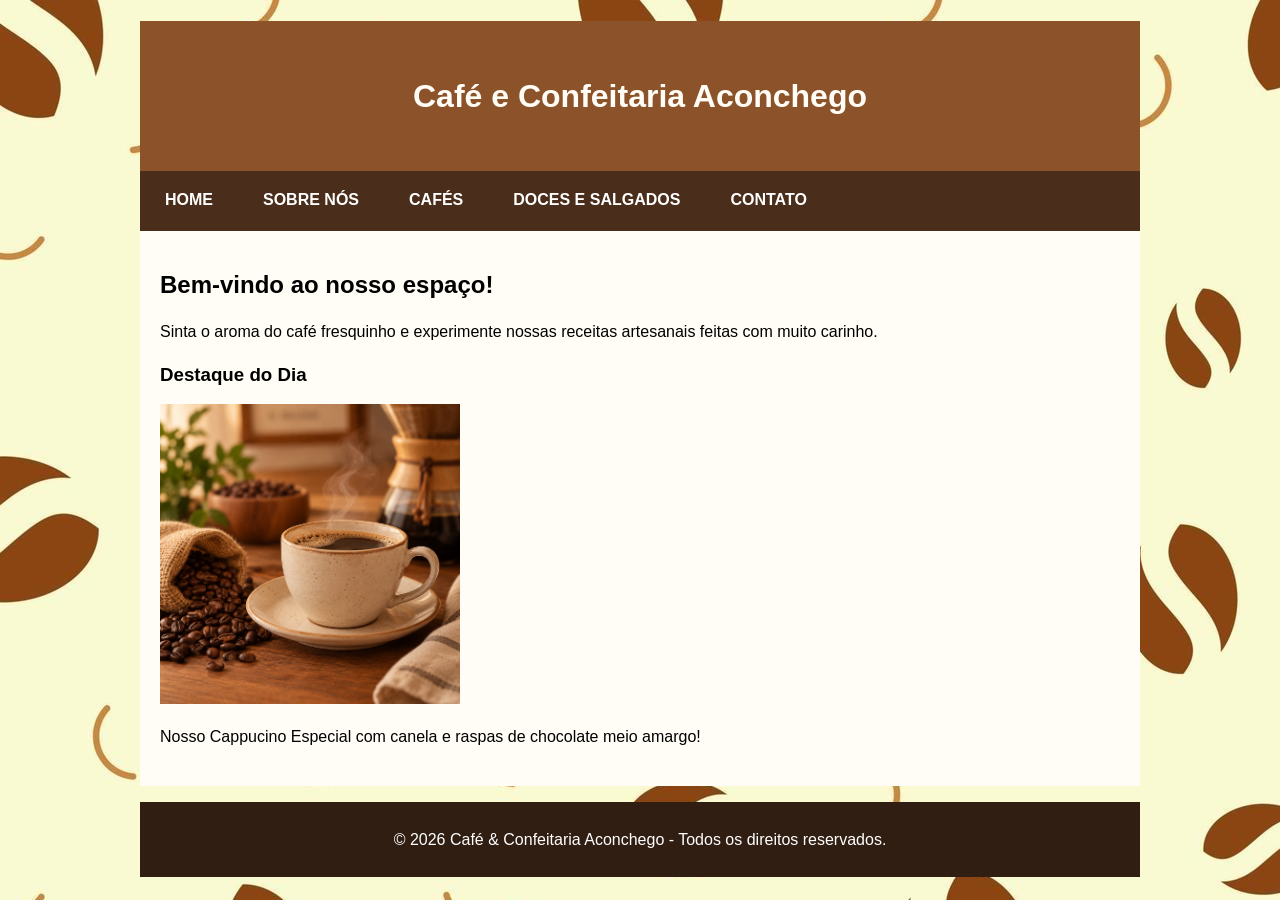
<file: AT1-Páginas-HTML/index.html>
<!DOCTYPE html>
<html lang="en">
<head>
    <meta charset="UTF-8">
    <meta name="viewport" content="width=device-width, initial-scale=1.0">
    <link rel="stylesheet" href="css/style.css">
    <title>Café e Confeitaria Aconchego</title>
</head>
<body>
    <header>
        <h1>Café e Confeitaria Aconchego</h1>
    </header>
    <nav>
        <ul>
            <li><a href="index.html">HOME</a></li>
            <li><a href="sobre.html">SOBRE NÓS</a></li>
            <li><a href="menu.html">CAFÉS</a></li>
            <li><a href="doces.html">DOCES E SALGADOS</a></li>
            <li><a href="contato.html">CONTATO</a></li>
        </ul>
    </nav>
    
    <main>
        <section>
            <h2>Bem-vindo ao nosso espaço!</h2>
            <p>Sinta o aroma do café fresquinho e experimente nossas receitas artesanais feitas com muito carinho.</p>
            <article>
                <h3>Destaque do Dia</h3>
                <img src="image/cafe.jpg" alt="Xícara de café artesanal" width="300">
                <p>Nosso Cappucino Especial com canela e raspas de chocolate meio amargo!</p>
            </article>
        </section>
    </main>

    <footer>
        <p>&copy; 2026 Café & Confeitaria Aconchego - Todos os direitos reservados.</p>
    </footer>
</body>
</html>
</file>
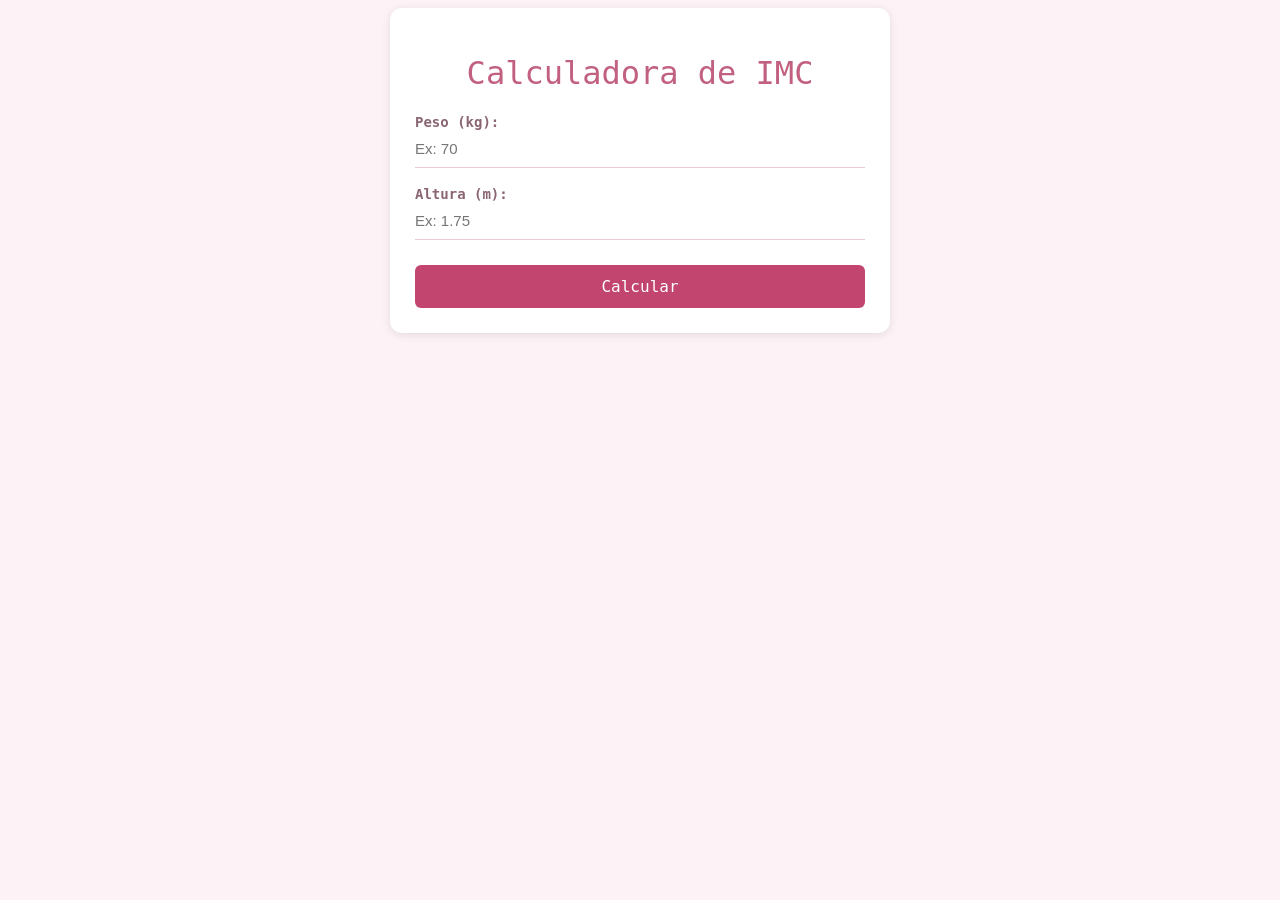
<file: AT3-Calculadora-IMC/index.html>
<!DOCTYPE html>
<html lang="en">
<head>
    <meta charset="UTF-8">
    <meta name="viewport" content="width=device-width, initial-scale=1.0">
    <title>Calculadora de IMC</title>
    <link rel="stylesheet" href="css/style.css">
</head>
<body>
    <div class="calculadora">
    <h1>Calculadora de IMC</h1>

    <label for="peso">Peso (kg):</label>
    <input type="number" id="peso" placeholder="Ex: 70">

    <label for="altura">Altura (m):</label>
    <input type="number" id="altura" step="0.01" placeholder="Ex: 1.75">

    <button onclick="calcularIMC()">Calcular</button>

    <p id="resultado"></p>
    </div>

    <script src="js/script.js"></script>
</body>
</html>
</file>
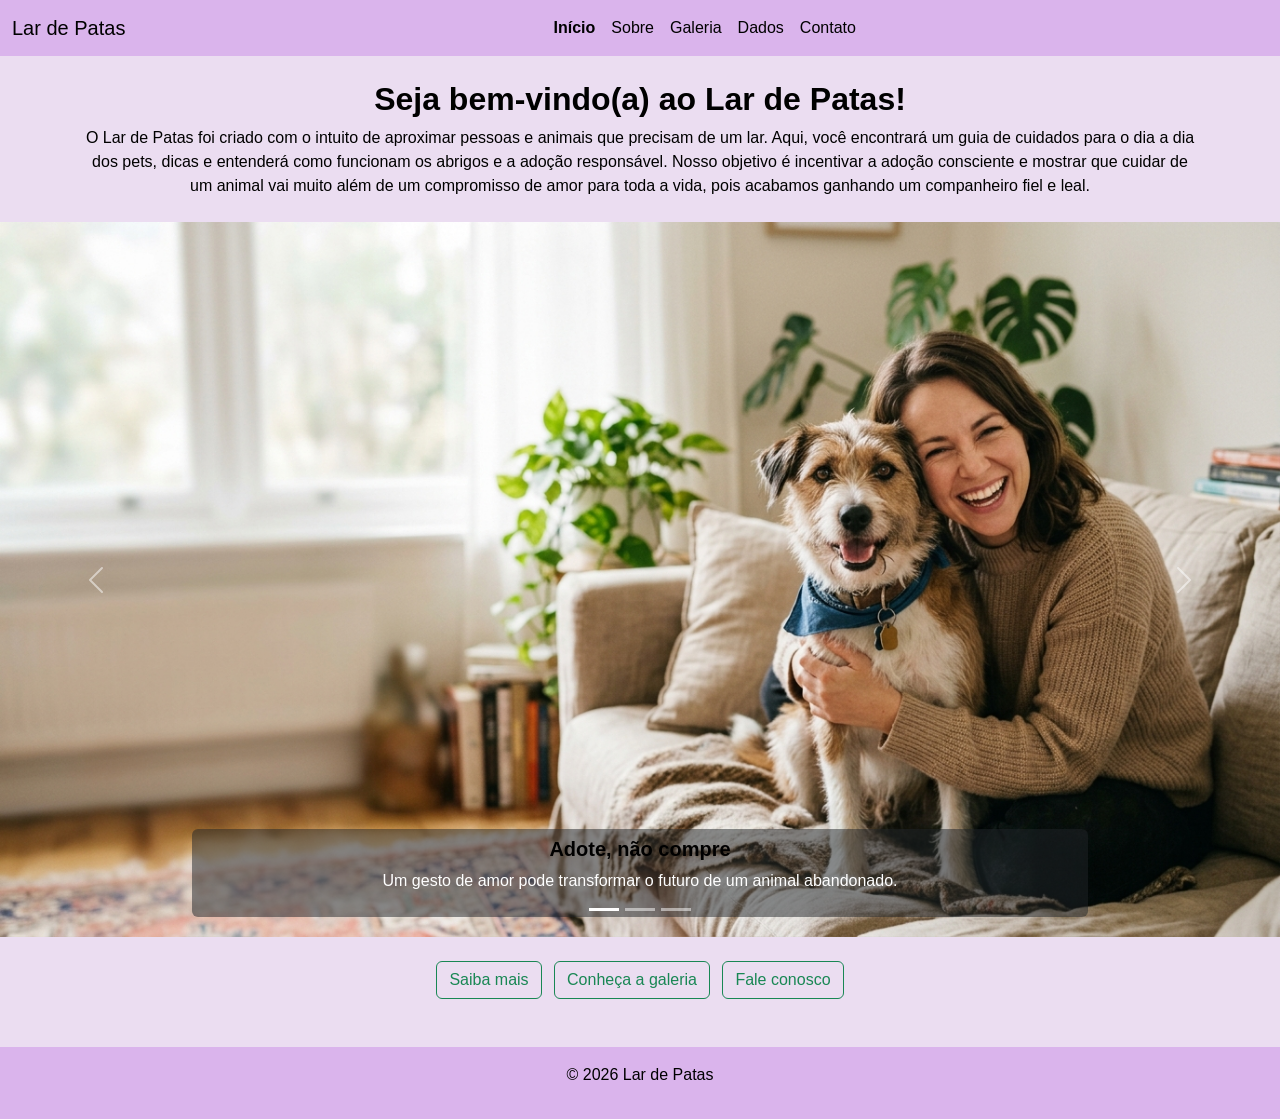
<file: AT4-Site-Multi-Paginas-Bootstrap/index.html>
<!DOCTYPE html>
<html lang="pt-BR">
    <head>
        <meta charset="UTF-8">
        <meta name="viewport" content="width=device-width, initial-scale=1.0">
        <title>Lar de Patas</title>
        <!-- Recurso de CSS do Bootstrap -->
        <link href="https://cdn.jsdelivr.net/npm/bootstrap@5.3.3/dist/css/bootstrap.min.css" rel="stylesheet" integrity="sha384-QWTKZyjpPEjISv5WaRU9OFeRpok6YctnYmDr5pNlyT2bRjXh0JMhjY6hW+ALEwIH" crossorigin="anonymous">
        <!-- Meu CSS -->
        <link rel="stylesheet" href="css/style.css">

      </head>
    <body>
<nav class="navbar navbar-expand-lg bg-body-tertiary">
  <div class="container-fluid">
    <a class="navbar-brand" href="index.html">Lar de Patas</a>
    <button class="navbar-toggler" type="button" data-bs-toggle="collapse" data-bs-target="#navbarSupportedContent" aria-controls="navbarSupportedContent" aria-expanded="false" aria-label="Toggle navigation">
      <span class="navbar-toggler-icon"></span>
    </button>
    <div class="collapse navbar-collapse" id="navbarSupportedContent">
      <ul class="navbar-nav mx-auto mb-2 mb-lg-0">
        <li class="nav-item">
          <a class="nav-link active" aria-current="page" href="index.html">Início</a>
        </li>
        <li class="nav-item">
          <a class="nav-link" href="sobre.html">Sobre</a>
        </li>
        <li class="nav-item">
          <a class="nav-link" href="galeria.html">Galeria</a>
        </li>
        <li class="nav-item">
          <a class="nav-link" href="dados.html">Dados</a>
        </li>
        <li class="nav-item">
          <a class="nav-link" href="contato.html">Contato</a>
        </li>
      </ul>
    </div>
  </div>
</nav>

<div class="container my-4 text-center">
    <h2>Seja bem-vindo(a) ao Lar de Patas!</h2>
    <p>O Lar de Patas foi criado com o intuito de aproximar pessoas e animais que precisam de um lar. Aqui, você encontrará um guia de cuidados para o dia a dia dos pets, dicas e entenderá como funcionam os abrigos e a adoção responsável. Nosso objetivo é incentivar a adoção consciente e mostrar que cuidar de um animal vai muito além de um compromisso de amor para toda a vida, pois acabamos ganhando um companheiro fiel e leal.</p>
</div>

<div id="carouselExampleCaptions" class="carousel slide">
  <div class="carousel-indicators">
    <button type="button" data-bs-target="#carouselExampleCaptions" data-bs-slide-to="0" class="active" aria-current="true" aria-label="Slide 1"></button>
    <button type="button" data-bs-target="#carouselExampleCaptions" data-bs-slide-to="1" aria-label="Slide 2"></button>
    <button type="button" data-bs-target="#carouselExampleCaptions" data-bs-slide-to="2" aria-label="Slide 3"></button>
  </div>
  <div class="carousel-inner">
    <div class="carousel-item active">
      <img src="img/imagem01.jpg" class="d-block w-100" alt="Cachorro que acabou de ser adotado, sendo abraçado por sua tutora.">
      <div class="carousel-caption bg-dark bg-opacity-50 rounded p-2">
        <h5>Adote, não compre</h5>
        <p>Um gesto de amor pode transformar o futuro de um animal abandonado.</p>
      </div>
    </div>
    <div class="carousel-item">
      <img src="img/imagem02.jpg" class="d-block w-100" alt="Tutora escova delicadamente os pelos de seu golden retriever em um quintal ensolarado.">
      <div class="carousel-caption bg-dark bg-opacity-50 rounded p-2">
        <h5>Cuidar é amar</h5>
        <p>Cuidar de um animal é um compromisso para toda a vida, e vale cada momento.</p>
      </div>
    </div>
    <div class="carousel-item">
      <img src="img/imagem03.jpg" class="d-block w-100" alt="Voluntária trabalhando em um abrigo de animais, fazendo carinho e cuidando de vários cães.">
      <div class="carousel-caption bg-dark bg-opacity-50 rounded p-2">
        <h5>Conheça os abrigos</h5>
        <p>Visite um abrigo e descubra como funciona o resgate e a adoção responsável.</p>
      </div>
    </div>
  </div>
  <button class="carousel-control-prev" type="button" data-bs-target="#carouselExampleCaptions" data-bs-slide="prev">
    <span class="carousel-control-prev-icon" aria-hidden="true"></span>
    <span class="visually-hidden">Previous</span>
  </button>
  <button class="carousel-control-next" type="button" data-bs-target="#carouselExampleCaptions" data-bs-slide="next">
    <span class="carousel-control-next-icon" aria-hidden="true"></span>
    <span class="visually-hidden">Next</span>
  </button>
</div>

<div class="container my-4 text-center">
    <a class="btn btn-outline-success mx-1" href="sobre.html">Saiba mais</a>
    <a class="btn btn-outline-success mx-1" href="galeria.html">Conheça a galeria</a>
    <a class="btn btn-outline-success mx-1" href="contato.html">Fale conosco</a>
</div>

 <footer class="text-center py-3 bg-body-tertiary mt-5">
        <p>© 2026 Lar de Patas</p>
    </footer>

        <!-- Recurso de JavaScript do Bootstrap -->
        <script src="https://cdn.jsdelivr.net/npm/bootstrap@5.3.3/dist/js/bootstrap.bundle.min.js" integrity="sha384-YvpcrYf0tY3lHB60NNkmXc5s9fDVZLESaAA55NDzOxhy9GkcIdslK1eN7N6jIeHz" crossorigin="anonymous"></script>
    </body>
</html>
</file>
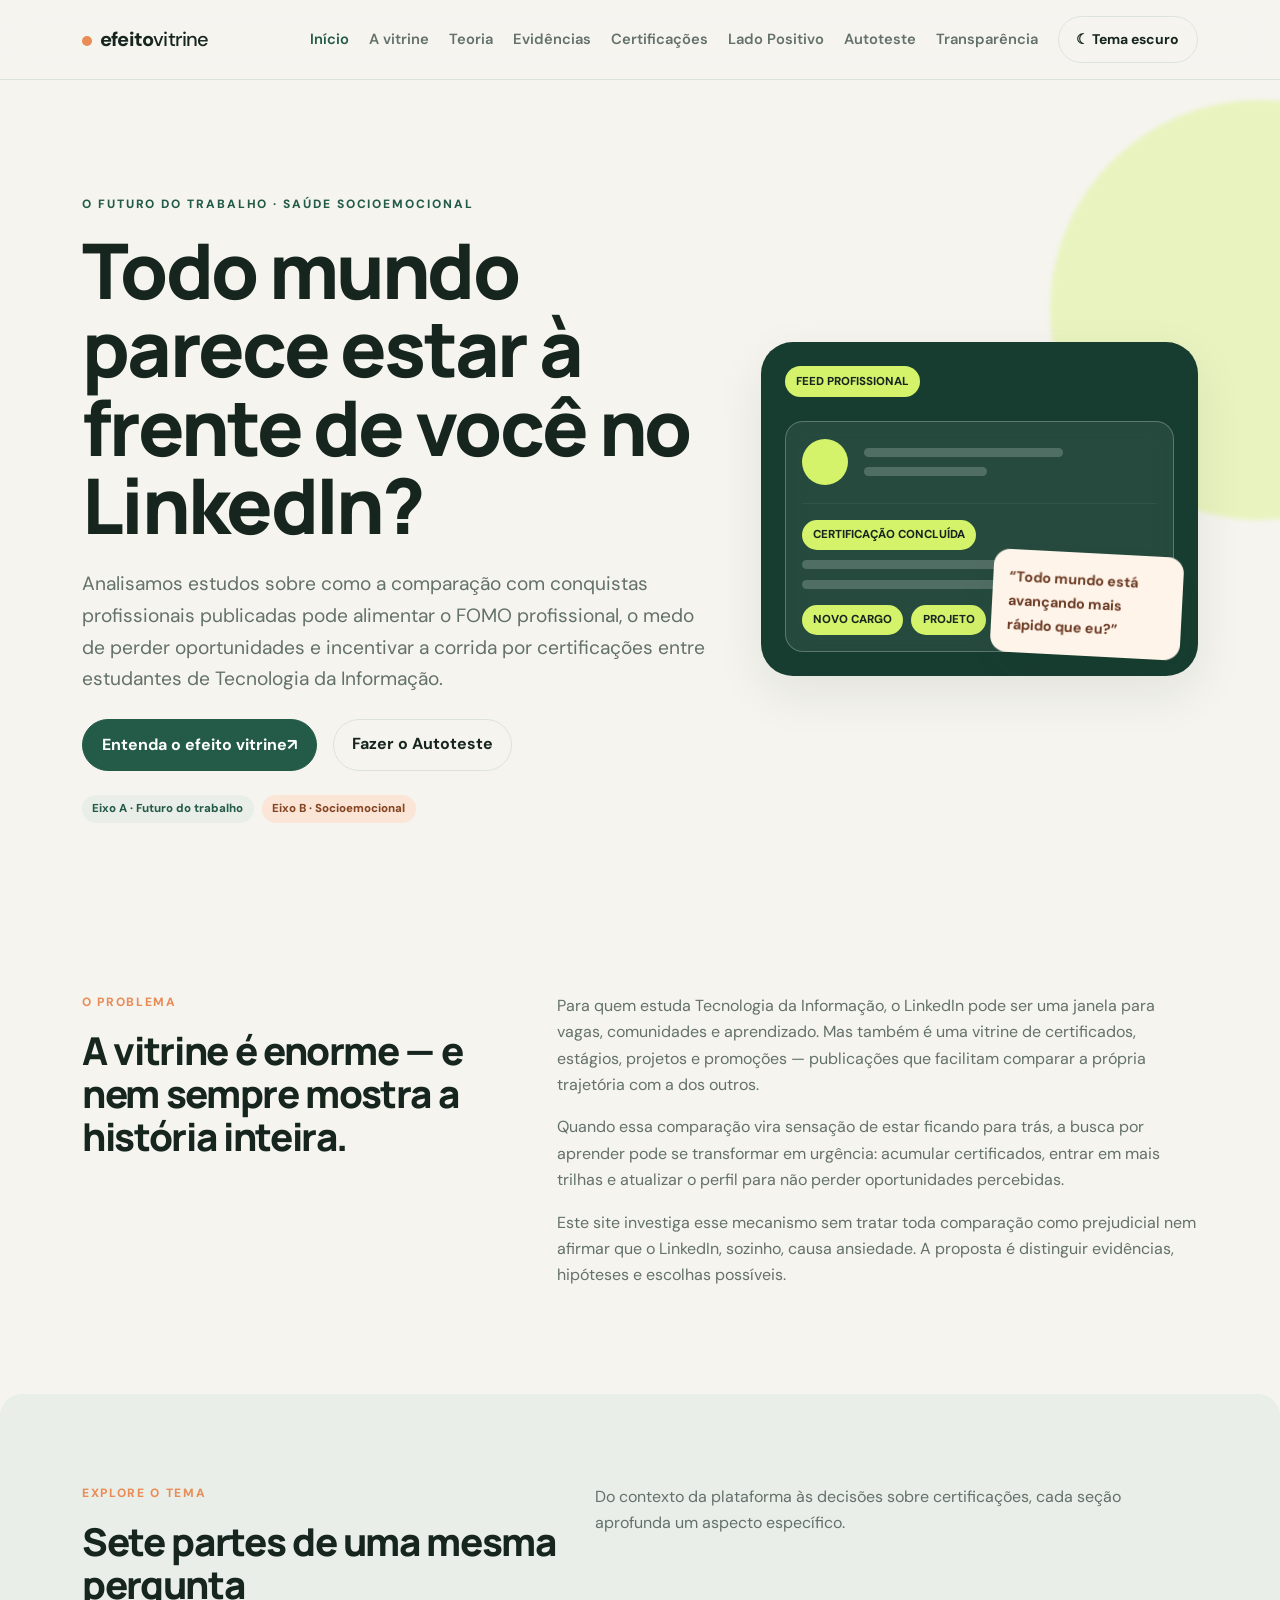
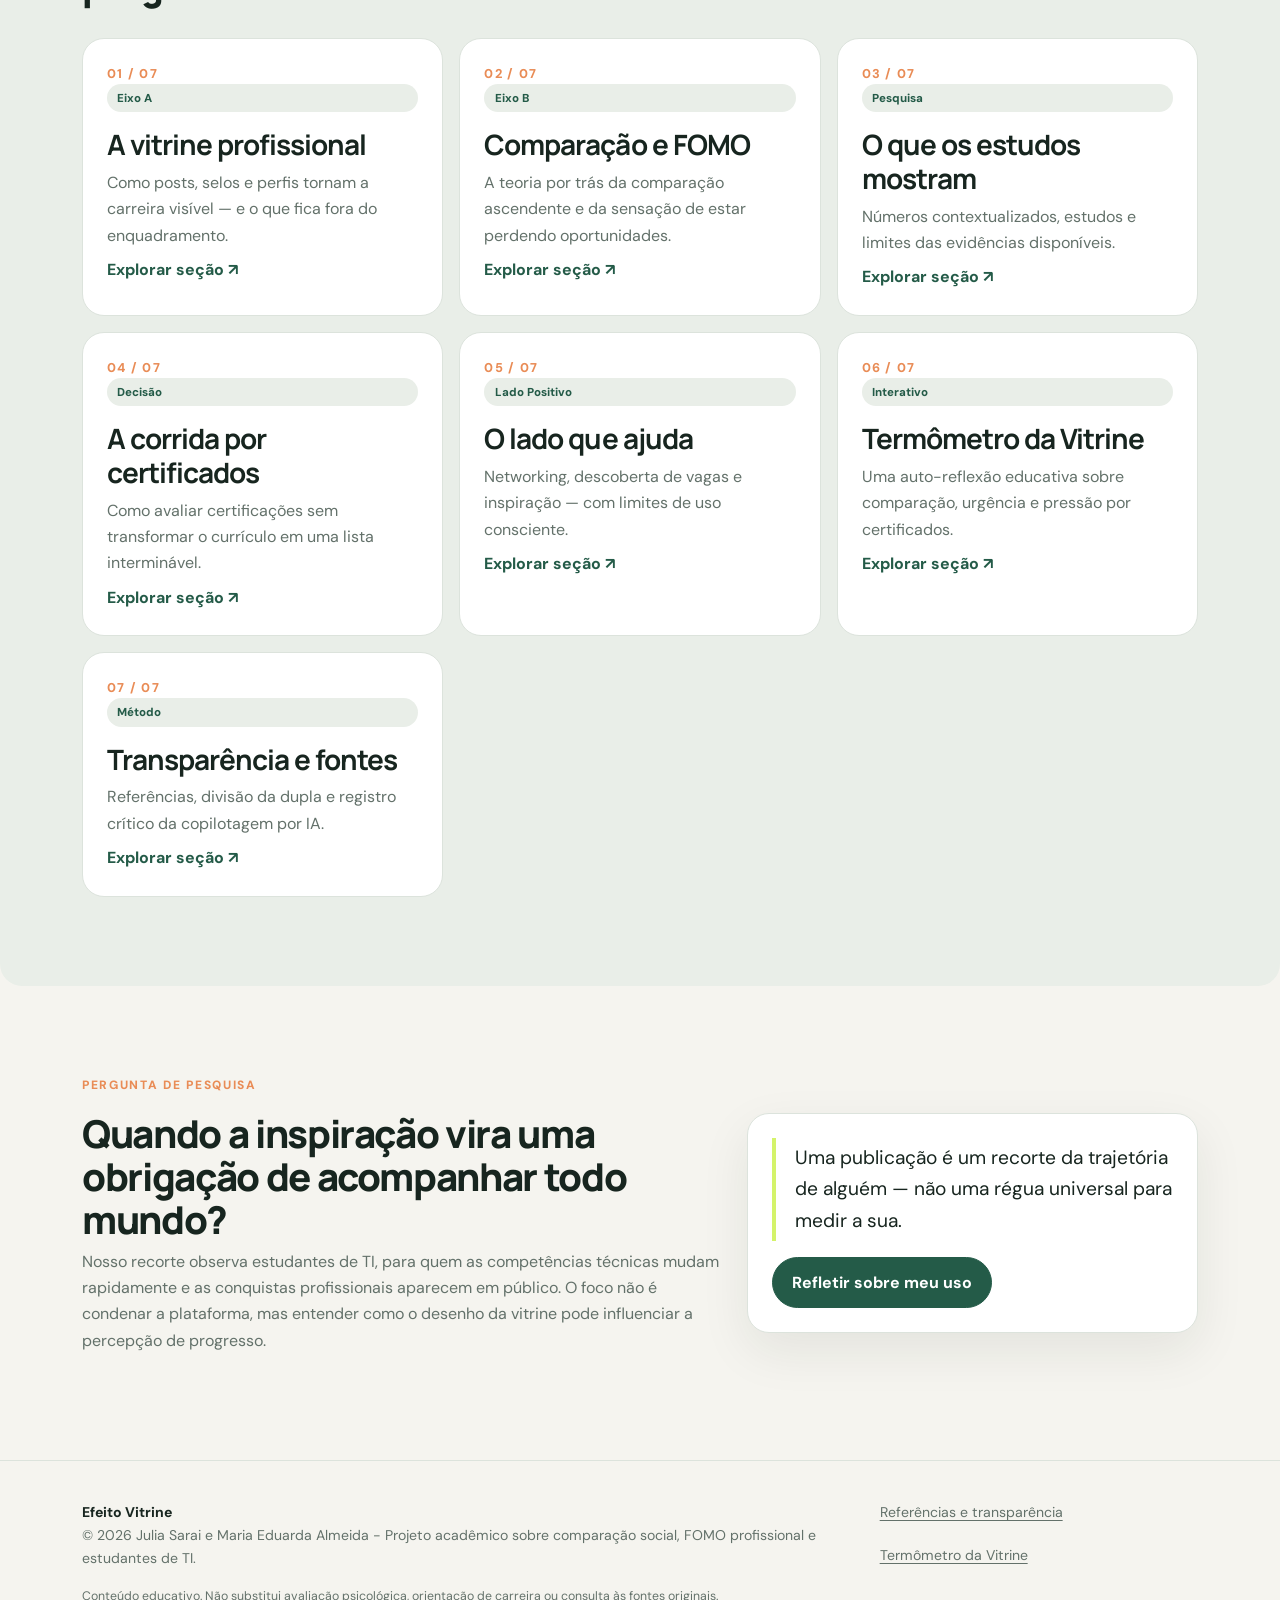
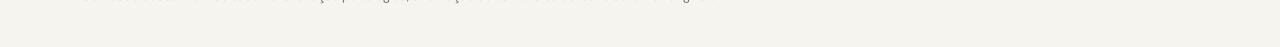
<file: AT5-Front-End-Copilotado-com-IA/index.html>
<!doctype html>
<html lang="pt-BR" data-theme="light">

<head>
  <meta charset="utf-8">
  <meta name="viewport" content="width=device-width, initial-scale=1">
  <meta name="description"
    content="Investigação acadêmica sobre efeito vitrine do LinkedIn, comparação social, FOMO profissional e certificações em estudantes de TI.">
  <meta name="theme-color" content="#f5f4ef">
  <title>Início | Efeito Vitrine</title>
  <link rel="preconnect" href="https://fonts.googleapis.com">
  <link rel="preconnect" href="https://fonts.gstatic.com" crossorigin>
  <link href="https://fonts.googleapis.com/css2?family=DM+Sans:wght@400;500;700&display=swap" rel="stylesheet">
  <link href="https://cdn.jsdelivr.net/npm/bootstrap@5.3.3/dist/css/bootstrap.min.css" rel="stylesheet">
  <link href="css/styles.css" rel="stylesheet">

</head>

<body>
  <a class="skip-link" href="#conteudo">Pular para o conteúdo</a>

  <header>
    <nav class="navbar navbar-expand-lg site-nav sticky-top" aria-label="Navegação principal">
      <div class="container py-2">
        <a class="navbar-brand" href="index.html"><span class="brand-dot" aria-hidden="true"></span>efeito<span
            style="font-weight:500">vitrine</span></a>
        <button class="navbar-toggler" type="button" data-bs-toggle="collapse" data-bs-target="#menuPrincipal"
          aria-controls="menuPrincipal" aria-expanded="false" aria-label="Abrir ou fechar menu"><span
            class="navbar-toggler-icon"></span></button>
        <div class="collapse navbar-collapse" id="menuPrincipal">
          <ul class="navbar-nav ms-auto align-items-lg-center gap-lg-1">
            <li class="nav-item">
              <a class="nav-link active" aria-current="page" href="index.html">Início</a>
            </li>
            <li class="nav-item">
              <a class="nav-link" href="contexto.html">A vitrine</a>
            </li>
            <li class="nav-item">
              <a class="nav-link" href="teoria.html">Teoria</a>
            </li>
            <li class="nav-item">
              <a class="nav-link" href="evidencias.html">Evidências</a>
            </li>
            <li class="nav-item">
              <a class="nav-link" href="certificacoes.html">Certificações</a>
            </li>
            <li class="nav-item">
              <a class="nav-link" href="contraponto.html">Lado Positivo</a>
            </li>
            <li class="nav-item">
              <a class="nav-link" href="termometro.html">Autoteste</a>
            </li>
            <li class="nav-item">
              <a class="nav-link" href="transparencia.html">Transparência</a>
            </li>
            <li class="nav-item ms-lg-2">
              <button class="btn btn-outline-brand btn-sm mt-2 mt-lg-0" type="button" data-theme-toggle
                aria-pressed="false">☾ Tema escuro</button>
            </li>
          </ul>
        </div>
      </div>
    </nav>


  </header>
  <main id="conteudo">
    <section class="hero">
      <div class="container">
        <div class="row align-items-center g-5">
          <div class="col-lg-7 rise-in">
            <p class="eyebrow">O futuro do trabalho · Saúde socioemocional</p>
            <h1 class="hero-title">Todo mundo parece estar à frente de você no LinkedIn?</h1>
            <p class="hero-lede mt-4">Analisamos estudos sobre como a comparação com conquistas profissionais publicadas
              pode alimentar o FOMO profissional, o medo de perder oportunidades e incentivar a corrida por
              certificações entre estudantes de Tecnologia da Informação.</p>
            <div class="d-flex gap-3 flex-wrap mt-4"><a class="btn btn-brand" href="teoria.html">Entenda o efeito
                vitrine<span aria-hidden="true">↗</span></a><a class="btn btn-outline-brand"
                href="termometro.html">Fazer
                o Autoteste</a></div>
            <div class="d-flex gap-2 flex-wrap mt-4"><span class="pill">Eixo A · Futuro do trabalho</span><span
                class="pill orange">Eixo B · Socioemocional</span></div>
          </div>
          <div class="col-lg-5">
            <div class="hero-visual" role="img"
              aria-label="Ilustração abstrata de uma tela de perfil profissional com cartões de conquistas e uma nota sobre comparação">
              <span class="visual-pill">FEED PROFISSIONAL</span>
              <div class="visual-window mt-4">
                <div class="d-flex align-items-center gap-3">
                  <div style="width:46px;height:46px;border-radius:50%;background:var(--lime);"></div>
                  <div class="flex-grow-1">
                    <div class="visual-line mid"></div>
                    <div class="visual-line short"></div>
                  </div>
                </div>
                <hr style="border-color:rgba(255,255,255,.2)"><span class="visual-pill">CERTIFICAÇÃO CONCLUÍDA</span>
                <div class="visual-line"></div>
                <div class="visual-line mid"></div>
                <div class="d-flex gap-2 mt-3"><span class="visual-pill">NOVO CARGO</span><span
                    class="visual-pill">PROJETO</span></div>
              </div>
              <div class="floating-note">“Todo mundo está avançando mais rápido que eu?”</div>
            </div>
          </div>
        </div>
      </div>
    </section>
    <section class="section-pad">
      <div class="container">
        <div class="row g-4 align-items-start">
          <div class="col-lg-5">
            <p class="section-kicker">O problema</p>
            <h2>A vitrine é enorme — e nem sempre mostra a história inteira.</h2>
          </div>
          <div class="col-lg-7">
            <p>Para quem estuda Tecnologia da Informação, o LinkedIn pode ser uma janela para vagas, comunidades e
              aprendizado. Mas também é uma vitrine de certificados, estágios, projetos e promoções — publicações que
              facilitam comparar a própria trajetória com a dos outros.</p>
            <p>Quando essa comparação vira sensação de estar ficando para trás, a busca por aprender pode se transformar
              em urgência: acumular certificados, entrar em mais trilhas e atualizar o perfil para não perder
              oportunidades percebidas.</p>
            <p>Este site investiga esse mecanismo sem tratar toda comparação como prejudicial nem afirmar que o
              LinkedIn, sozinho, causa ansiedade. A proposta é distinguir evidências, hipóteses e escolhas possíveis.
            </p>
          </div>
        </div>
      </div>
    </section>

    <section class="section-pad soft-surface">
      <div class="container">
        <div class="d-flex flex-column flex-md-row justify-content-between gap-3 mb-4">
          <div>
            <p class="section-kicker">Explore o tema</p>
            <h2>Sete partes de uma mesma pergunta</h2>
          </div>
          <p class="content-width">Do contexto da plataforma às decisões sobre certificações, cada seção aprofunda um
            aspecto específico.</p>
        </div>

        <div class="row g-3">
          <div class="col-md-6 col-xl-4">
            <article class="card topic-card h-100">
              <span class="card-index">01 / 07</span>
              <span class="pill float-end">Eixo A</span>
              <h3>A vitrine profissional</h3>
              <p>Como posts, selos e perfis tornam a carreira visível — e o que fica fora do enquadramento.</p>
              <a class="fw-bold text-decoration-none" href="contexto.html">Explorar seção <span
                  aria-hidden="true">↗</span>
              </a>
            </article>
          </div>

          <div class="col-md-6 col-xl-4">
            <article class="card topic-card h-100"><span class="card-index">02 / 07</span>
              <span class="pill float-end">Eixo B</span>
              <h3>Comparação e FOMO</h3>
              <p>A teoria por trás da comparação ascendente e da sensação de estar perdendo oportunidades.</p>
              <a class="fw-bold text-decoration-none" href="teoria.html">Explorar seção <span
                  aria-hidden="true">↗</span>
              </a>
            </article>
          </div>

          <div class="col-md-6 col-xl-4">
            <article class="card topic-card h-100">
              <span class="card-index">03 / 07</span>
              <span class="pill float-end">Pesquisa</span>
              <h3>O que os estudos mostram</h3>
              <p>Números contextualizados, estudos e limites das evidências disponíveis.</p>
              <a class="fw-bold text-decoration-none" href="evidencias.html">Explorar seção <span
                  aria-hidden="true">↗</span>
              </a>
            </article>
          </div>

          <div class="col-md-6 col-xl-4">
            <article class="card topic-card h-100">
              <span class="card-index">04 / 07</span>
              <span class="pill float-end">Decisão</span>
              <h3>A corrida por certificados</h3>
              <p>Como avaliar certificações sem transformar o currículo em uma lista interminável.</p>
              <a class="fw-bold text-decoration-none" href="certificacoes.html">Explorar seção <span
                  aria-hidden="true">↗</span>
              </a>
            </article>
          </div>

          <div class="col-md-6 col-xl-4">
            <article class="card topic-card h-100">
              <span class="card-index">05 / 07</span>
              <span class="pill float-end">Lado Positivo</span>
              <h3>O lado que ajuda</h3>
              <p>Networking, descoberta de vagas e inspiração — com limites de uso consciente.</p>
              <a class="fw-bold text-decoration-none" href="contraponto.html">Explorar seção <span
                  aria-hidden="true">↗</span>
              </a>
            </article>
          </div>

          <div class="col-md-6 col-xl-4">
            <article class="card topic-card h-100">
              <span class="card-index">06 / 07</span>
              <span class="pill float-end">Interativo</span>
              <h3>Termômetro da Vitrine</h3>
              <p>Uma auto-reflexão educativa sobre comparação, urgência e pressão por certificados.</p>
              <a class="fw-bold text-decoration-none" href="termometro.html">Explorar seção <span
                  aria-hidden="true">↗</span>
              </a>
            </article>
          </div>

          <div class="col-md-6 col-xl-4">
            <article class="card topic-card h-100">
              <span class="card-index">07 / 07</span>
              <span class="pill float-end">Método</span>
              <h3>Transparência e fontes</h3>
              <p>Referências, divisão da dupla e registro crítico da copilotagem por IA.</p>
              <a class="fw-bold text-decoration-none" href="transparencia.html">Explorar seção <span
                  aria-hidden="true">↗</span>
              </a>
            </article>
          </div>
        </div>
      </div>
    </section>

    <section class="section-pad">
      <div class="container">
        <div class="row g-4 align-items-center">
          <div class="col-lg-7">
            <p class="section-kicker">Pergunta de pesquisa</p>
            <h2>Quando a inspiração vira uma obrigação de acompanhar todo mundo?</h2>
            <p>Nosso recorte observa estudantes de TI, para quem as competências técnicas mudam rapidamente e as
              conquistas profissionais aparecem em público. O foco não é condenar a plataforma, mas entender como o
              desenho da vitrine pode influenciar a percepção de progresso.</p>
          </div>
          <div class="col-lg-5">
            <div class="surface p-4">
              <p class="quote-block mb-3">Uma publicação é um recorte da trajetória de alguém — não uma régua universal
                para medir a sua.</p><a class="btn btn-brand" href="termometro.html">Refletir sobre meu uso</a>
            </div>
          </div>
        </div>
      </div>
    </section>
  </main>

  <footer>
    <div class="container d-flex flex-column flex-md-row justify-content-between gap-3">
      <div><strong class="d-block" style="color:var(--ink)">Efeito Vitrine</strong><span> © 2026 Julia Sarai e Maria
          Eduarda Almeida - Projeto acadêmico sobre comparação social, FOMO profissional e estudantes de TI.</span>
      </div>
      <div class="d-flex gap-3 flex-wrap">
        <a href="transparencia.html">Referências e transparência</a>
        <a href="termometro.html">Termômetro da Vitrine</a>
      </div>
    </div>
    <div class="container mt-3 small">Conteúdo educativo. Não substitui avaliação psicológica, orientação de carreira ou
      consulta às fontes originais.</div>
  </footer>

  <script src="https://cdn.jsdelivr.net/npm/bootstrap@5.3.3/dist/js/bootstrap.bundle.min.js"></script>
  <script src="js/app.js"></script>
</body>

</html>
</file>
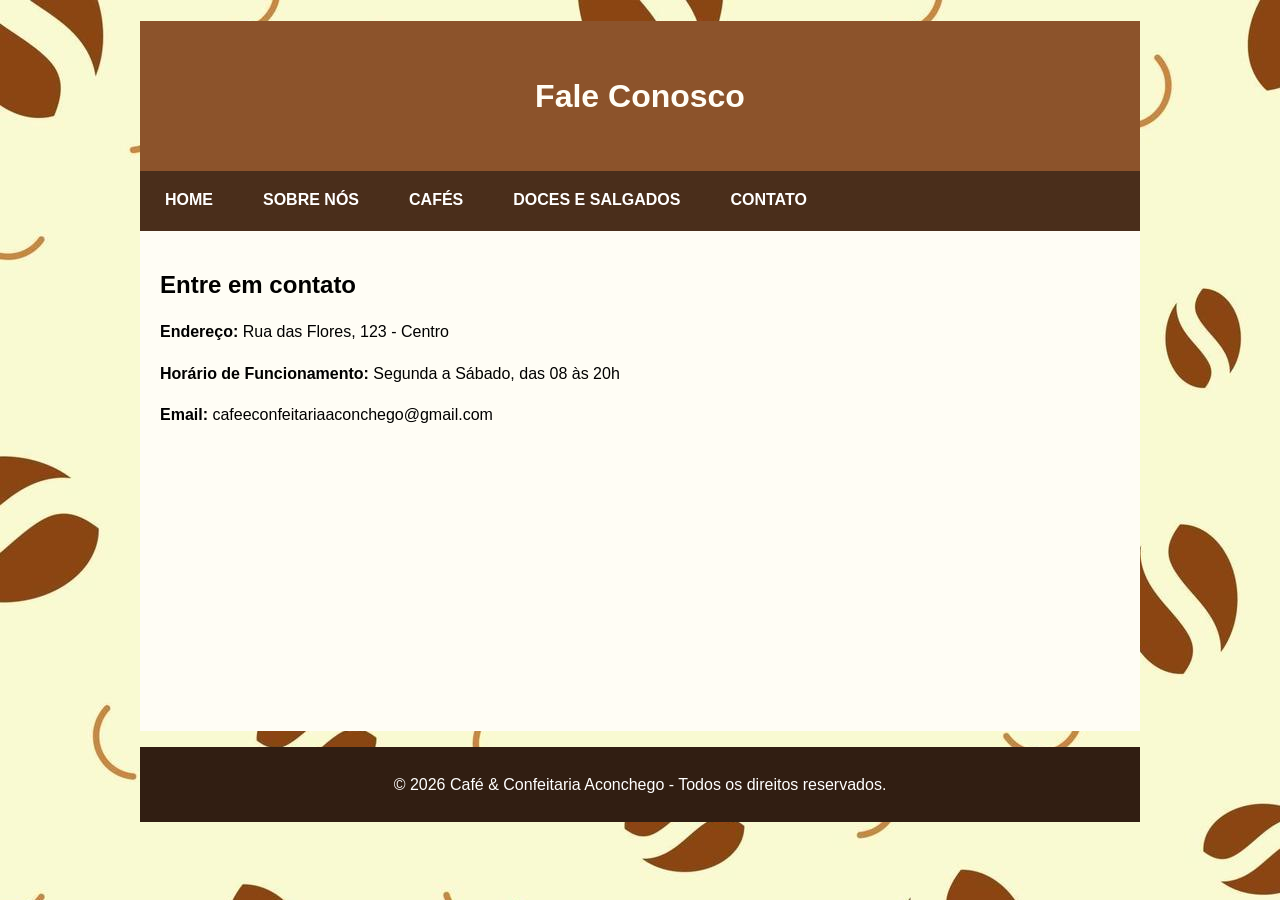
<file: AT1-Páginas-HTML/contato.html>
<!DOCTYPE html>
<html lang="en">
<head>
    <meta charset="UTF-8">
    <meta name="viewport" content="width=device-width, initial-scale=1.0">
    <link rel="stylesheet" href="css/style.css">
    <title>Contato</title>
</head>
<body>
    <header>
        <h1>Fale Conosco</h1>
    </header>
    <nav>
        <ul>
            <li><a href="index.html">HOME</a></li>
            <li><a href="sobre.html">SOBRE NÓS</a></li>
            <li><a href="menu.html">CAFÉS</a></li>
            <li><a href="doces.html">DOCES E SALGADOS</a></li>
            <li><a href="contato.html">CONTATO</a></li>
        </ul>
    </nav>
    
    <main>
        <section>
            <h2>Entre em contato</h2>
            <p><strong>Endereço: </strong>Rua das Flores, 123 - Centro</p>
            <p><strong>Horário de Funcionamento: </strong>Segunda a Sábado, das 08 às 20h</p>
            <p><strong>Email: </strong>cafeeconfeitariaaconchego@gmail.com</p>
        </section>
    </main>

    <footer>
        <p>&copy; 2026 Café & Confeitaria Aconchego - Todos os direitos reservados.</p>
    </footer>
</body>
</html>
</file>
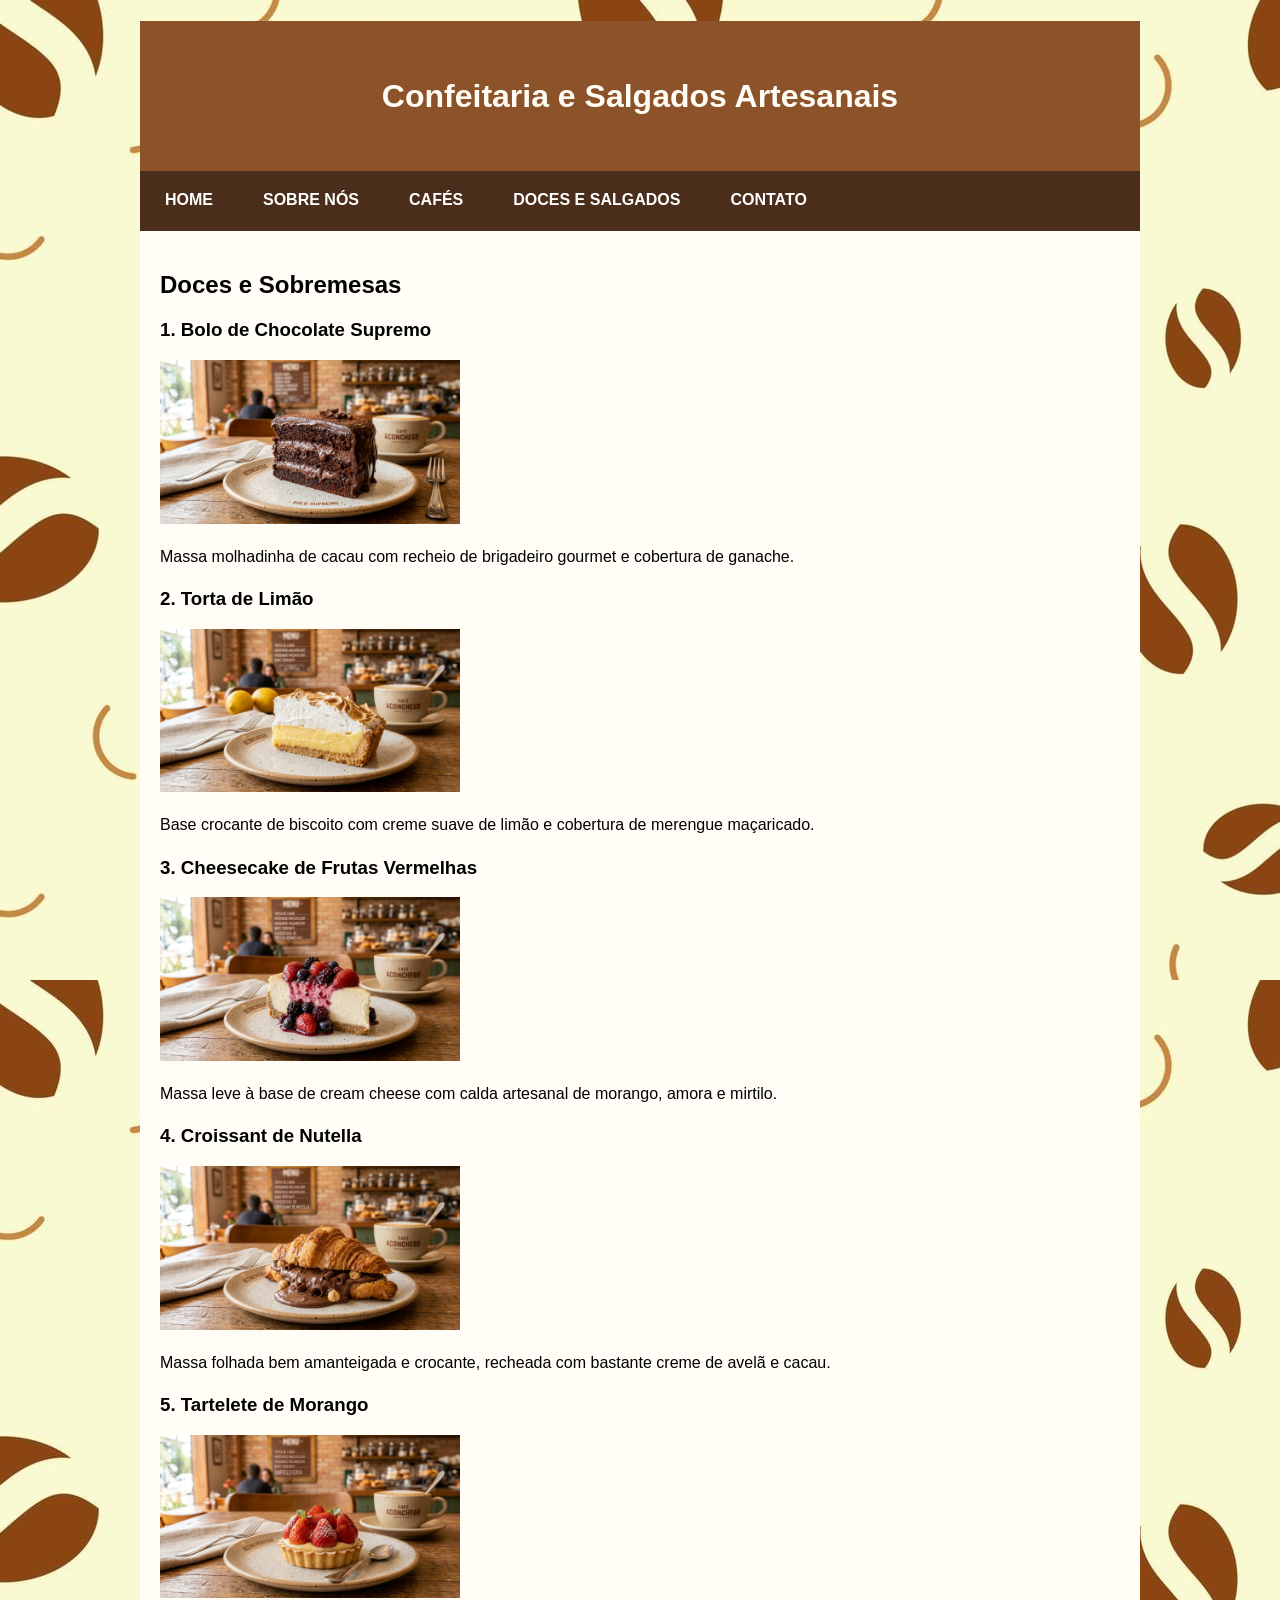
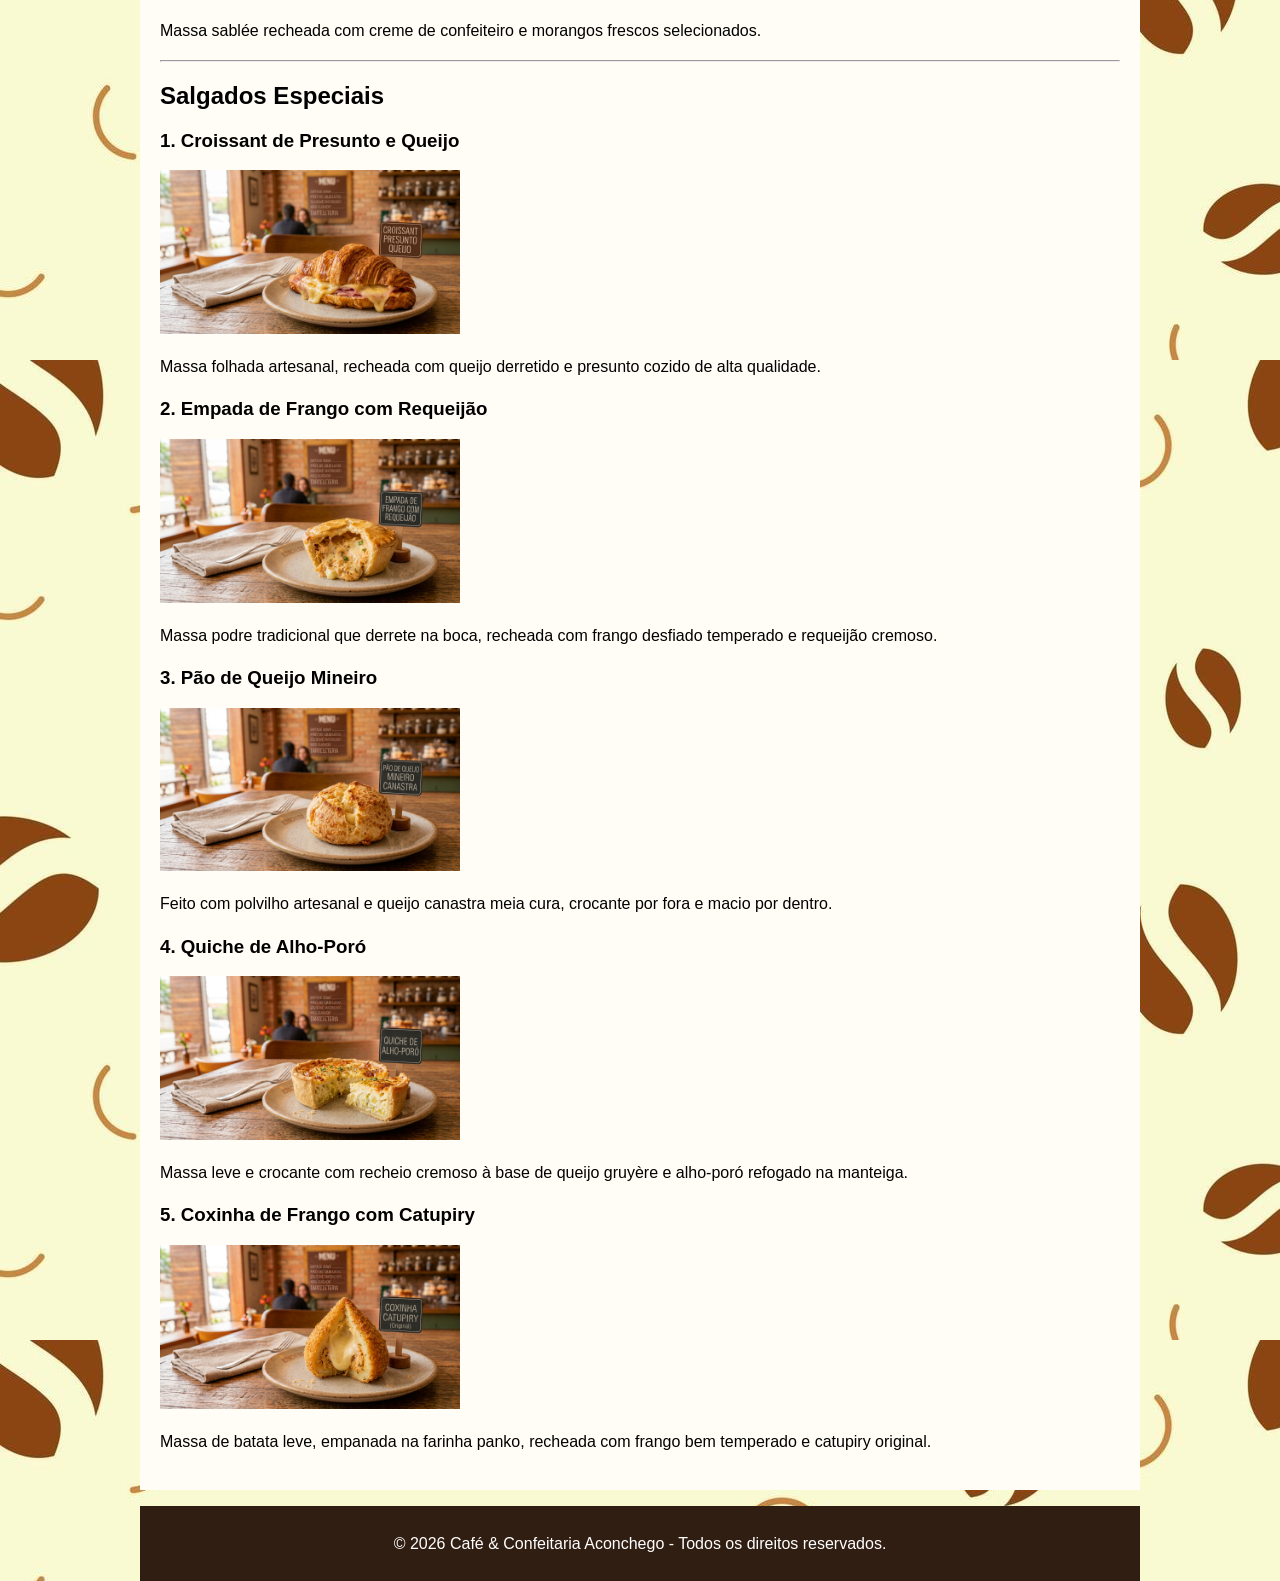
<file: AT1-Páginas-HTML/doces.html>
<!DOCTYPE html>
<html lang="en">
<head>
    <meta charset="UTF-8">
    <meta name="viewport" content="width=device-width, initial-scale=1.0">
    <link rel="stylesheet" href="css/style.css">
    <title>Doces e Salgados</title>
</head>
<body>
    <header>
        <h1>Confeitaria e Salgados Artesanais</h1>
    </header>
    <nav>
        <ul>
            <li><a href="index.html">HOME</a></li>
            <li><a href="sobre.html">SOBRE NÓS</a></li>
            <li><a href="menu.html">CAFÉS</a></li>
            <li><a href="doces.html">DOCES E SALGADOS</a></li>
            <li><a href="contato.html">CONTATO</a></li>
        </ul>
    </nav>
    
    <main>
        <section>
            <h2>Doces e Sobremesas</h2>
            <article>
                <h3>1. Bolo de Chocolate Supremo</h3>
                <img src="image/bolo chocolate.jpg" alt="Fatia de bolo de chocolate" width="300">
                <p>Massa molhadinha de cacau com recheio de brigadeiro gourmet e cobertura de ganache.</p>
            </article>

            <article>
                <h3>2. Torta de Limão</h3>
                <img src="image/torta de limão.jpg" alt="Torta de Limão" width="300">
                <p>Base crocante de biscoito com creme suave de limão e cobertura de merengue maçaricado.</p>
            </article>

            <article>
                <h3>3. Cheesecake de Frutas Vermelhas</h3>
                <img src="image/cheesecake.jpg" alt="Cheesecake de Frutas Vermelhas" width="300">
                <p>Massa leve à base de cream cheese com calda artesanal de morango, amora e mirtilo.</p>
            </article>

            <article>
                <h3>4. Croissant de Nutella</h3>
                <img src="image/croissant.jpg" alt="Croissant de Nutella" width="300">
                <p>Massa folhada bem amanteigada e crocante, recheada com bastante creme de avelã e cacau.</p>
            </article>

            <article>
                <h3>5. Tartelete de Morango</h3>
                <img src="image/tartelete.jpg" alt="Tartelete de Morango" width="300">
                <p>Massa sablée recheada com creme de confeiteiro e morangos frescos selecionados.</p>
            </article>
        </section>

        <hr>

        <section>
            <h2>Salgados Especiais</h2>
            <article>
                <h3>1. Croissant de Presunto e Queijo</h3>
                <img src="image/croissant presunto e queijo.jpg" alt="Croissant de Presunto e Queijo" width="300">
                <p>Massa folhada artesanal, recheada com queijo derretido e presunto cozido de alta qualidade.</p>
            </article>

            <article>
                <h3>2. Empada de Frango com Requeijão</h3>
                <img src="image/empada.jpg" alt="Empada de Frango com Requeijão" width="300">
                <p>Massa podre tradicional que derrete na boca, recheada com frango desfiado temperado e requeijão cremoso.</p>
            </article>

            <article>
                <h3>3. Pão de Queijo Mineiro</h3>
                <img src="image/pao de queijo.jpg" alt="Pão de Queijo Mineiro" width="300">
                <p>Feito com polvilho artesanal e queijo canastra meia cura, crocante por fora e macio por dentro.</p>

            <article>
                <h3>4. Quiche de Alho-Poró</h3>
                <img src="image/quiche.jpg" alt="Quiche de Alho-Poró" width="300">
                <p>Massa leve e crocante com recheio cremoso à base de queijo gruyère e alho-poró refogado na manteiga.</p>
            </article>

            <article>
                <h3>5. Coxinha de Frango com Catupiry</h3>
                <img src="image/coxinha.jpg" alt="Coxinha de Frango com Catupiry" width="300">
                <p>Massa de batata leve, empanada na farinha panko, recheada com frango bem temperado e catupiry original.</p>
            </article>
        </section>
    </main>

    <footer>
        <p>&copy; 2026 Café & Confeitaria Aconchego - Todos os direitos reservados.</p>
    </footer>
</body>
</html>
</file>
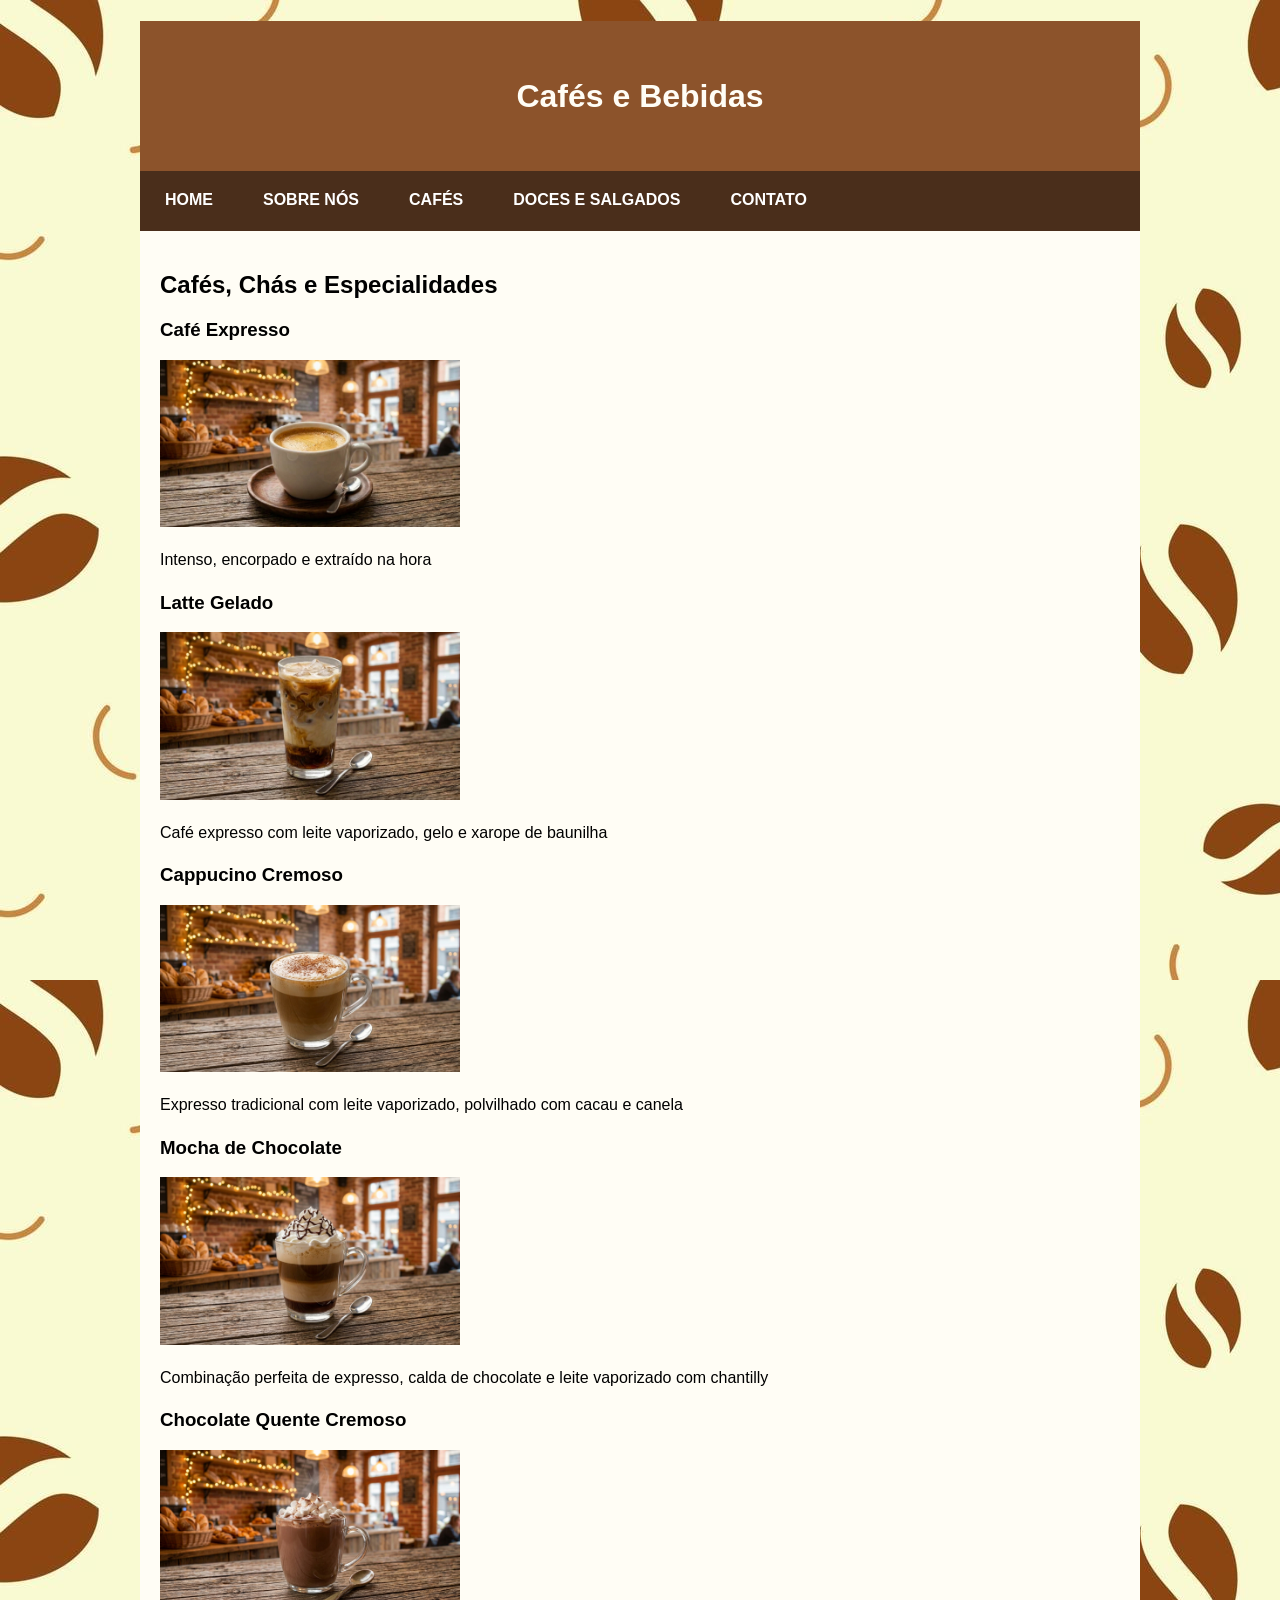
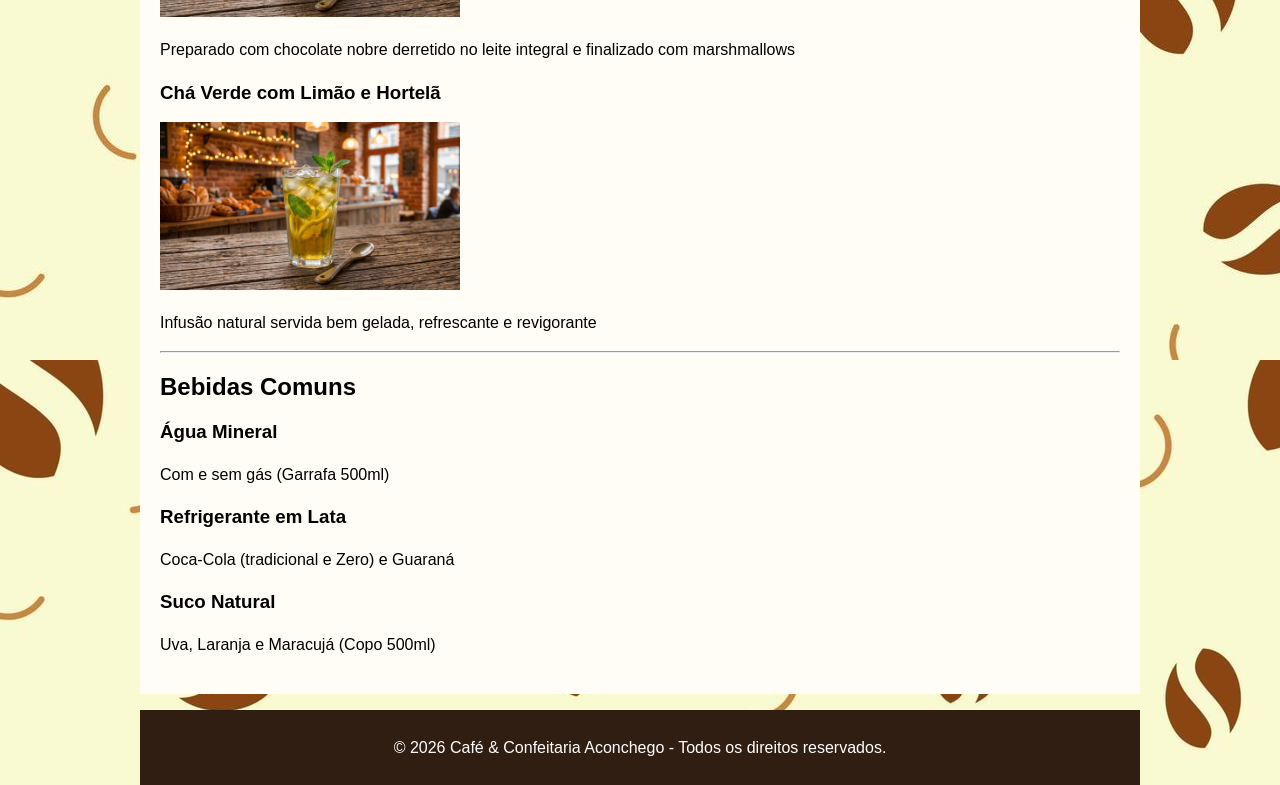
<file: AT1-Páginas-HTML/menu.html>
<!DOCTYPE html>
<html lang="en">
<head>
    <meta charset="UTF-8">
    <meta name="viewport" content="width=device-width, initial-scale=1.0">
    <link rel="stylesheet" href="css/style.css">
    <title>Cafés e Bebidas</title>
</head>
<body>
    <header>
        <h1>Cafés e Bebidas</h1>
    </header>
    <nav>
        <ul>
            <li><a href="index.html">HOME</a></li>
            <li><a href="sobre.html">SOBRE NÓS</a></li>
            <li><a href="menu.html">CAFÉS</a></li>
            <li><a href="doces.html">DOCES E SALGADOS</a></li>
            <li><a href="contato.html">CONTATO</a></li>
        </ul>
    </nav>
    
    <main>
        <section>
            <h2>Cafés, Chás e Especialidades</h2>
            <article>
                <h3>Café Expresso</h3>
                <img src="image/café expresso.jpg" alt="Café Expresso" width="300">
                <p>Intenso, encorpado e extraído na hora</p>
            </article>

            <article>
                <h3>Latte Gelado</h3>
                <img src="image/latte gelado.jpg" alt="Latte Gelado" width="300">
                <p>Café expresso com leite vaporizado, gelo e xarope de baunilha</p>
            </article>

            <article>
                <h3>Cappucino Cremoso</h3>
                <img src="image/cappucino cremoso.jpg" alt="Cappucino Cremoso" width="300">
                <p>Expresso tradicional com leite vaporizado, polvilhado com cacau e canela</p>
            </article>

            <article>
                <h3>Mocha de Chocolate</h3>
                <img src="image/mocha chocolate.jpg" alt="Mocha de Chocolate" width="300">
                <p>Combinação perfeita de expresso, calda de chocolate e leite vaporizado com chantilly</p>
            </article>

            <article>
                <h3>Chocolate Quente Cremoso</h3>
                <img src="image/chocolate quente cremoso.jpg" alt="Chocolate Quente Cremoso" width="300">
                <p>Preparado com chocolate nobre derretido no leite integral e finalizado com marshmallows</p>
            </article>

            <article>
                <h3>Chá Verde com Limão e Hortelã</h3>
                <img src="image/chá verde.jpg" alt="Chá Verde com Limão e Hortelã" width="300">
                <p>Infusão natural servida bem gelada, refrescante e revigorante</p>
            </article>
        </section>

        <hr>

        <section>
            <h2>Bebidas Comuns</h2>
            <article>
                <h3>Água Mineral</h3>
                <p>Com e sem gás (Garrafa 500ml)</p>
            </article>

            <article>
                <h3>Refrigerante em Lata</h3>
                <p>Coca-Cola (tradicional e Zero) e Guaraná</p>
            </article>

            <article>
                <h3>Suco Natural</h3>
                <p>Uva, Laranja e Maracujá (Copo 500ml)</p>
            </article>
        </section>
    </main>

    <footer>
        <p>&copy; 2026 Café & Confeitaria Aconchego - Todos os direitos reservados.</p>
    </footer>
</body>
</html>
</file>
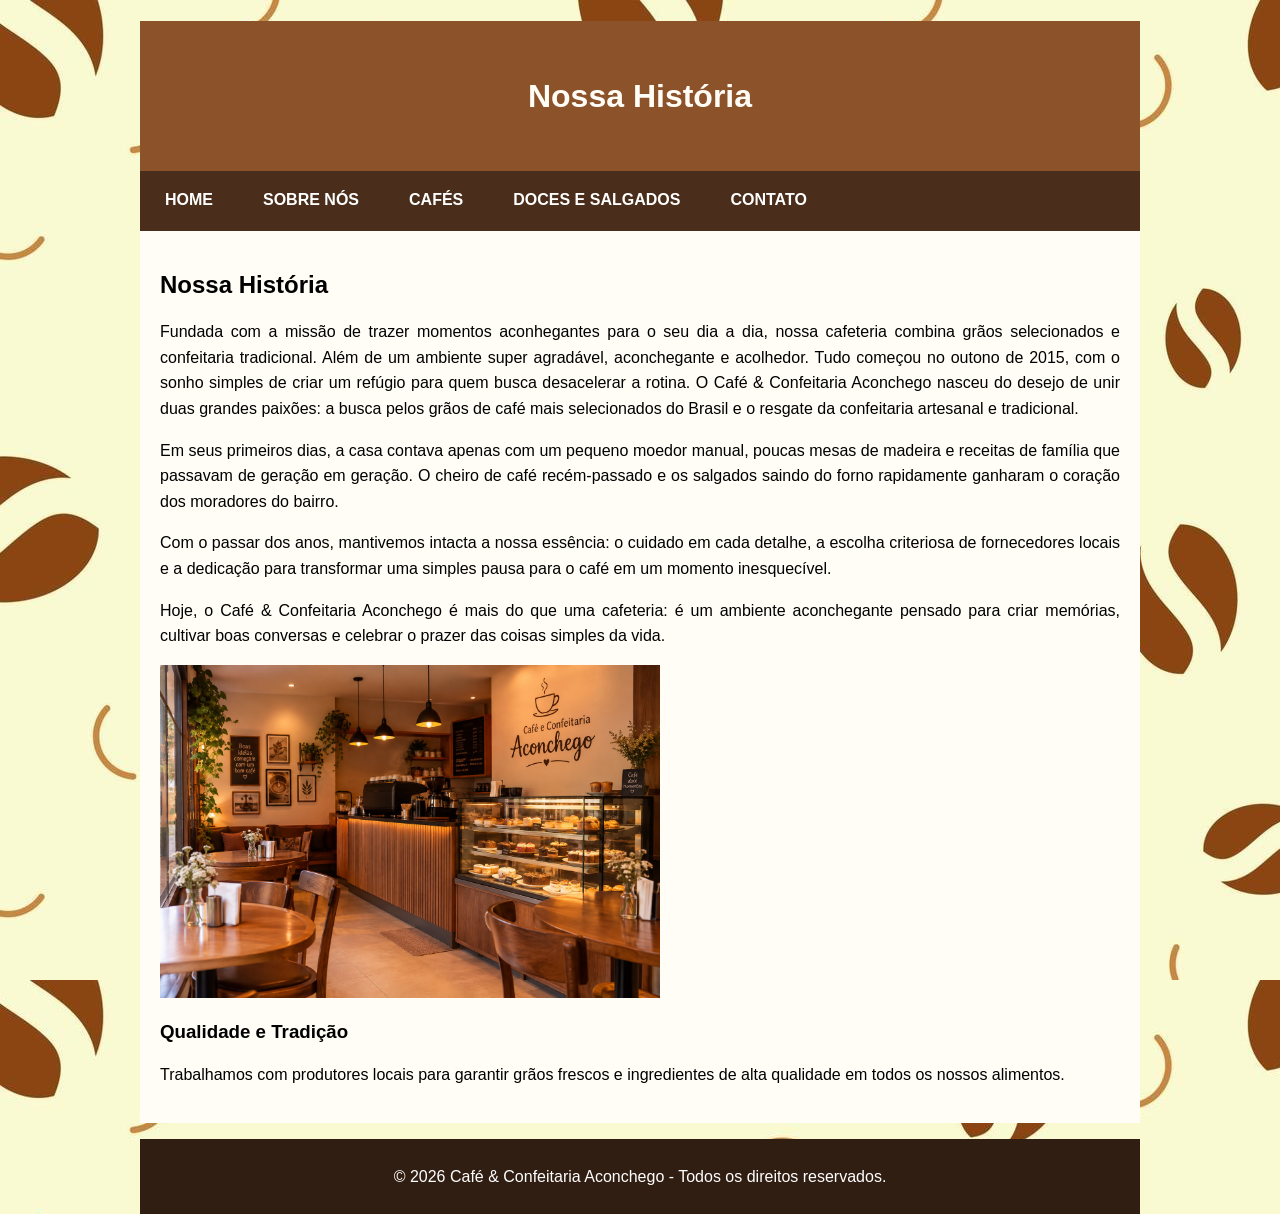
<file: AT1-Páginas-HTML/sobre.html>
<!DOCTYPE html>
<html lang="en">
<head>
    <meta charset="UTF-8">
    <meta name="viewport" content="width=device-width, initial-scale=1.0">
    <link rel="stylesheet" href="css/style.css">
    <title>Sobre Nós</title>
</head>
<body>
    <header>
        <h1>Nossa História</h1>
    </header>
    <nav>
        <ul>
            <li><a href="index.html">HOME</a></li>
            <li><a href="sobre.html">SOBRE NÓS</a></li>
            <li><a href="menu.html">CAFÉS</a></li>
            <li><a href="doces.html">DOCES E SALGADOS</a></li>
            <li><a href="contato.html">CONTATO</a></li>
        </ul>
    </nav>
    
    <main>
        <section>
            <h2>Nossa História</h2>
            <p>Fundada com a missão de trazer momentos aconhegantes para o seu dia a dia, nossa cafeteria combina grãos selecionados e confeitaria tradicional. Além de um ambiente super agradável, aconchegante e acolhedor. Tudo começou no outono de 2015, com o sonho simples de criar um refúgio para quem busca desacelerar a rotina. O Café & Confeitaria Aconchego nasceu do desejo de unir duas grandes paixões: a busca pelos grãos de café mais selecionados do Brasil e o resgate da confeitaria artesanal e tradicional.
            <p>Em seus primeiros dias, a casa contava apenas com um pequeno moedor manual, poucas mesas de madeira e receitas de família que passavam de geração em geração. O cheiro de café recém-passado e os salgados saindo do forno rapidamente ganharam o coração dos moradores do bairro.</p>
            <p>Com o passar dos anos, mantivemos intacta a nossa essência: o cuidado em cada detalhe, a escolha criteriosa de fornecedores locais e a dedicação para transformar uma simples pausa para o café em um momento inesquecível.</p>
            <p>Hoje, o Café & Confeitaria Aconchego é mais do que uma cafeteria: é um ambiente aconchegante pensado para criar memórias, cultivar boas conversas e celebrar o prazer das coisas simples da vida.</p>
            <img src="image/ambiente.jpg" alt="Nosso cantinho aconchegante!" width="500">
            <article>
                <h3>Qualidade e Tradição</h3>
                <p>Trabalhamos com produtores locais para garantir grãos frescos e ingredientes de alta qualidade em todos os nossos alimentos.</p>
            </article>
        </section>
    </main>

    <footer>
        <p>&copy; 2026 Café & Confeitaria Aconchego - Todos os direitos reservados.</p>
    </footer>
</body>
</html>
</file>
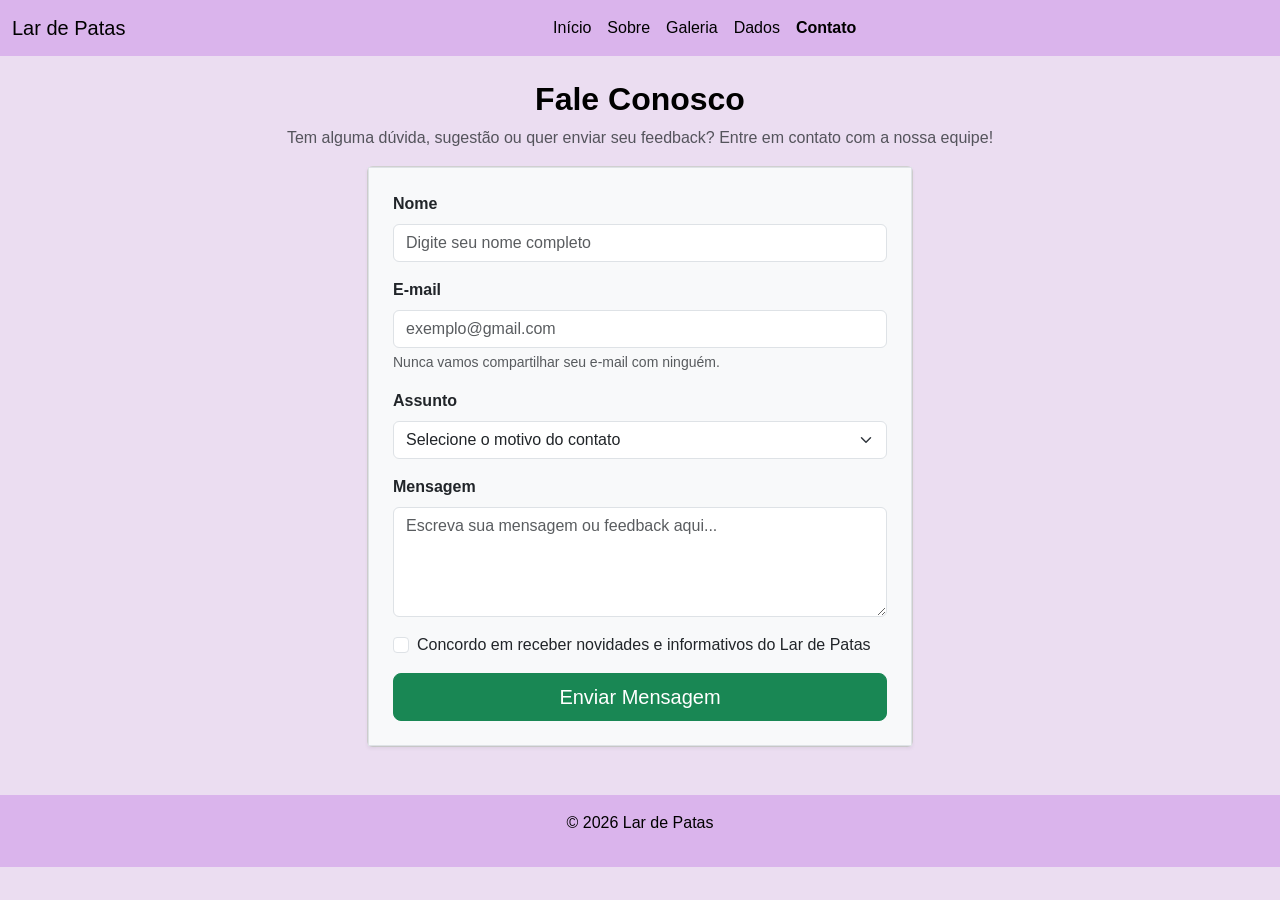
<file: AT4-Site-Multi-Paginas-Bootstrap/contato.html>
<!DOCTYPE html>
<html lang="pt-BR">
    <head>
        <meta charset="UTF-8">
        <meta name="viewport" content="width=device-width, initial-scale=1.0">
        <title>Contato | Lar de Patas</title>
        <!-- Recurso de CSS do Bootstrap -->
        <link href="https://cdn.jsdelivr.net/npm/bootstrap@5.3.3/dist/css/bootstrap.min.css" rel="stylesheet" integrity="sha384-QWTKZyjpPEjISv5WaRU9OFeRpok6YctnYmDr5pNlyT2bRjXh0JMhjY6hW+ALEwIH" crossorigin="anonymous">
        <!-- Meu CSS -->
        <link rel="stylesheet" href="css/style.css">
        
      </head>
    <body>
      <nav class="navbar navbar-expand-lg bg-body-tertiary">
  <div class="container-fluid">
    <a class="navbar-brand" href="index.html">Lar de Patas</a>
    <button class="navbar-toggler" type="button" data-bs-toggle="collapse" data-bs-target="#navbarSupportedContent" aria-controls="navbarSupportedContent" aria-expanded="false" aria-label="Toggle navigation">
      <span class="navbar-toggler-icon"></span>
    </button>
    <div class="collapse navbar-collapse" id="navbarSupportedContent">
      <ul class="navbar-nav mx-auto mb-2 mb-lg-0">
        <li class="nav-item">
          <a class="nav-link" href="index.html">Início</a>
        </li>
        <li class="nav-item">
          <a class="nav-link" href="sobre.html">Sobre</a>
        </li>
        <li class="nav-item">
          <a class="nav-link" href="galeria.html">Galeria</a>
        </li>
        <li class="nav-item">
          <a class="nav-link" href="dados.html">Dados</a>
        </li>
        <li class="nav-item">
          <a class="nav-link active" aria-current="page" href="contato.html">Contato</a>
        </li>
      </ul>
    </div>
  </div>
</nav>  

<div class="container my-4">
    <div class="text-center">
        <h2 class="text-center">Fale Conosco</h2>
    <p class="text-muted text-center">Tem alguma dúvida, sugestão ou quer enviar seu feedback? Entre em contato com a nossa equipe!</p>
    </div>

    <div class="row justify-content-center">
    
    <div class="col-12 col-md-8 col-lg-6">
        <div class="card">
            <div class="card-body shadow-sm bg-light border p-4">

<!--Criando formulário-->
    <form>
  <div class="mb-3">
    <label for="nome" class="form-label fw-bold">Nome</label>
    <input type="text" class="form-control" id="nome" placeholder="Digite seu nome completo" required>
  </div>

<!--Campo email-->
    <div class="mb-3">
    <label for="email" class="form-label fw-bold">E-mail</label>
    <input type="email" aria-describedby="emailHelp" class="form-control" id="email" placeholder="exemplo@gmail.com" required>
    <div id="emailHelp" class="form-text">Nunca vamos compartilhar seu e-mail com ninguém.</div>
  </div>

  <!--Campo Assunto-->
  <div class="mb-3">
    <label for="assunto" class="form-label fw-bold">Assunto</label>
    <select class="form-select" id="assunto" required>
        <option value="" selected disabled>Selecione o motivo do contato</option>
        <option value="adocao">Dúvida sobre Adoção</option>
        <option value="voluntario">Quero ser Voluntário</option>
        <option value="feedback">Feedback ou Sugestão</option>
        <option value="outro">Outro Assunto</option>
    </select>
    </div>

<!--Campo Mensagem-->
  <div class="mb-3">
    <label for="mensagem" class="form-label fw-bold">Mensagem</label>
  <textarea class="form-control" id="mensagem" rows="4" placeholder="Escreva sua mensagem ou feedback aqui..." required></textarea>
  </div>

<!--Campo Checkbox-->
    <div class="mb-3 form-check">
    <input type="checkbox" class="form-check-input" id="termosCheck">
    <label class="form-check-label" for="termosCheck">Concordo em receber novidades e informativos do Lar de Patas</label>
    </div>

<!--Botão de Envio-->
    <div class="d-grid">
        <button type="submit" class="btn btn-success btn-lg">Enviar Mensagem</button>
    </div>

    </form>
        </div>
    </div>
    </div>

</div>
</div>


    <footer class="text-center py-3 bg-body-tertiary mt-5">
        <p>© 2026 Lar de Patas</p>
    </footer>        

        <!-- Recurso de JavaScript do Bootstrap -->
        <script src="https://cdn.jsdelivr.net/npm/bootstrap@5.3.3/dist/js/bootstrap.bundle.min.js" integrity="sha384-YvpcrYf0tY3lHB60NNkmXc5s9fDVZLESaAA55NDzOxhy9GkcIdslK1eN7N6jIeHz" crossorigin="anonymous"></script>
    </body>
</html>
</file>
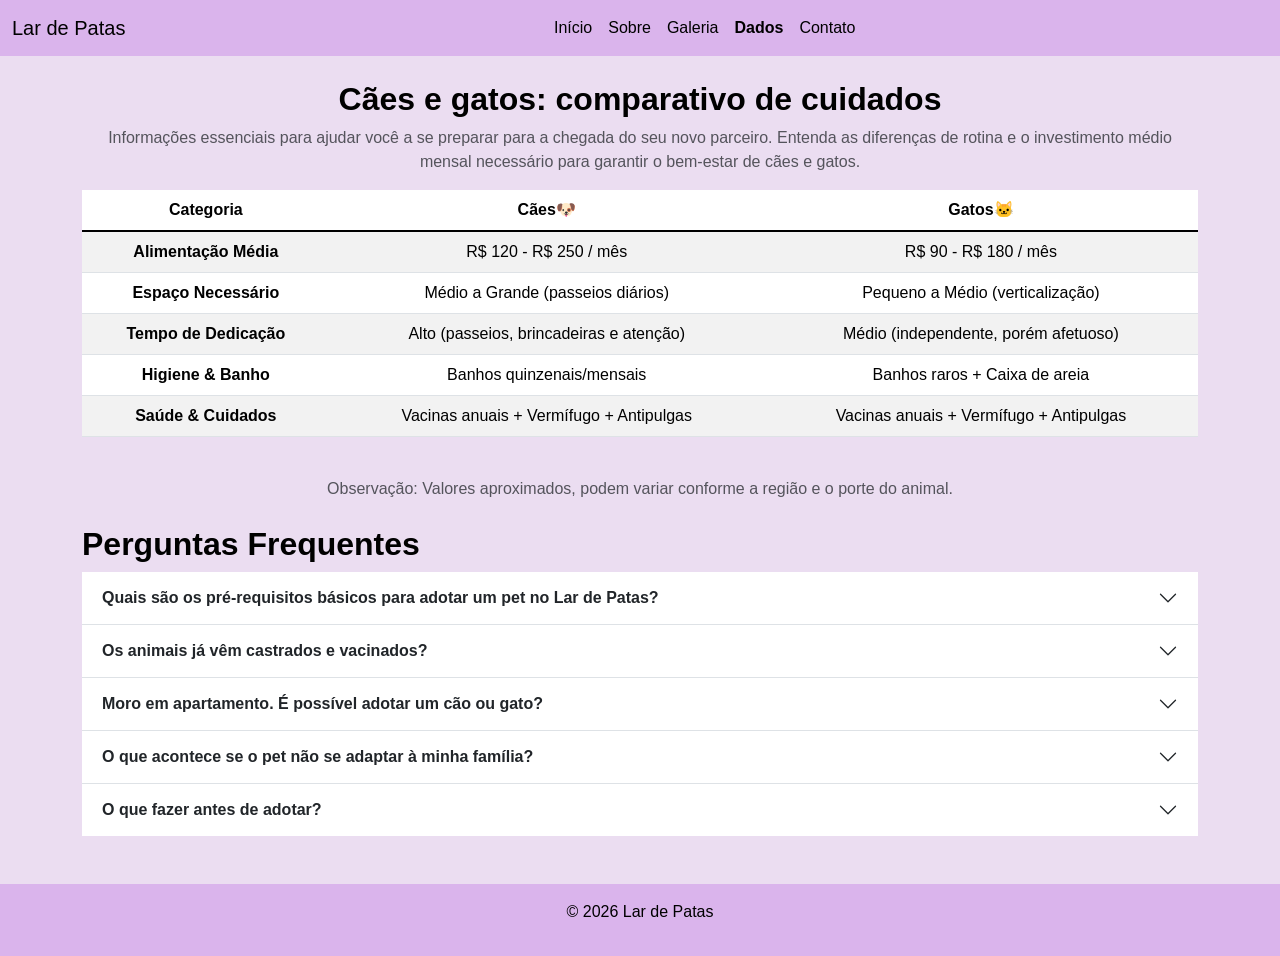
<file: AT4-Site-Multi-Paginas-Bootstrap/dados.html>
<!DOCTYPE html>
<html lang="pt-BR">
    <head>
        <meta charset="UTF-8">
        <meta name="viewport" content="width=device-width, initial-scale=1.0">
        <title>Dados | Lar de Patas</title>
        <!-- Recurso de CSS do Bootstrap -->
        <link href="https://cdn.jsdelivr.net/npm/bootstrap@5.3.3/dist/css/bootstrap.min.css" rel="stylesheet" integrity="sha384-QWTKZyjpPEjISv5WaRU9OFeRpok6YctnYmDr5pNlyT2bRjXh0JMhjY6hW+ALEwIH" crossorigin="anonymous">
        <!-- Meu CSS -->
        <link rel="stylesheet" href="css/style.css">
        
      </head>
    <body>
<nav class="navbar navbar-expand-lg bg-body-tertiary">
  <div class="container-fluid">
    <a class="navbar-brand" href="index.html">Lar de Patas</a>
    <button class="navbar-toggler" type="button" data-bs-toggle="collapse" data-bs-target="#navbarSupportedContent" aria-controls="navbarSupportedContent" aria-expanded="false" aria-label="Toggle navigation">
      <span class="navbar-toggler-icon"></span>
    </button>
    <div class="collapse navbar-collapse" id="navbarSupportedContent">
      <ul class="navbar-nav mx-auto mb-2 mb-lg-0">
        <li class="nav-item">
          <a class="nav-link" href="index.html">Início</a>
        </li>
        <li class="nav-item">
          <a class="nav-link" href="sobre.html">Sobre</a>
        </li>
        <li class="nav-item">
          <a class="nav-link" href="galeria.html">Galeria</a>
        </li>
        <li class="nav-item">
          <a class="nav-link active" aria-current="page" href="dados.html">Dados</a>
        </li>
        <li class="nav-item">
          <a class="nav-link" href="contato.html">Contato</a>
        </li>
      </ul>
    </div>
  </div>
</nav>

<div class="container my-4">
<h2 class="text-center">Cães e gatos: comparativo de cuidados</h2>
<p class="text-muted text-center">Informações essenciais para ajudar você a se preparar para a chegada do seu novo parceiro. Entenda as diferenças de rotina e o investimento médio mensal necessário para garantir o bem-estar de cães e gatos.</p>

<!---Criando tabela comparativa-->
<div class="table-responsive">
<table class="table table-striped text-center">
  <thead>
    <tr>
      <th scope="col">Categoria</th>
      <th scope="col">Cães🐶</th>
      <th scope="col">Gatos🐱</th>
    </tr>
  </thead>
  <tbody class="table-group-divider">
    <tr>
      <th scope="row">Alimentação Média</th>
      <td>R$ 120 - R$ 250 / mês</td>
      <td>R$ 90 - R$ 180 / mês</td>
    </tr>
    <tr>
      <th scope="row">Espaço Necessário</th>
      <td>Médio a Grande (passeios diários)</td>
      <td>Pequeno a Médio (verticalização)</td>
    </tr>
    <tr>
      <th scope="row">Tempo de Dedicação</th>
      <td>Alto (passeios, brincadeiras e atenção)</td>
      <td>Médio (independente, porém afetuoso)

</td>
    </tr>
    <tr>
      <th scope="row">Higiene & Banho</th>
      <td>Banhos quinzenais/mensais</td>
      <td>Banhos raros + Caixa de areia</td>
    </tr>
    <tr>
      <th scope="row">Saúde & Cuidados</th>
      <td>Vacinas anuais + Vermífugo + Antipulgas</td>
      <td>Vacinas anuais + Vermífugo + Antipulgas</td>
    </tr>
  </tbody>
</table>
</div>

    <p class="text-muted my-4 text-center">Observação: Valores aproximados, podem variar conforme a região e o porte do animal.</p>

<!--Adicionando o accordion (FAQ)-->
<h2>Perguntas Frequentes</h2>
<div class="accordion accordion-flush" id="accordionFAQ">
  <div class="accordion-item">
    <h2 class="accordion-header">
      <button class="accordion-button collapsed fw-bold" type="button" data-bs-toggle="collapse" data-bs-target="#flush-collapseOne" aria-expanded="false" aria-controls="flush-collapseOne">
        Quais são os pré-requisitos básicos para adotar um pet no Lar de Patas?
      </button>
    </h2>
    <div id="flush-collapseOne" class="accordion-collapse collapse" data-bs-parent="#accordionFAQ">
      <div class="accordion-body"> É necessário ter mais de 18 anos, apresentar documento de identidade com foto, comprovante de residência atualizado e passar por uma breve entrevista para entendermos o perfil do lar.</div>
    </div>
  </div>
  <div class="accordion-item">
    <h2 class="accordion-header">
      <button class="accordion-button collapsed fw-bold" type="button" data-bs-toggle="collapse" data-bs-target="#flush-collapseTwo" aria-expanded="false" aria-controls="flush-collapseTwo">
        Os animais já vêm castrados e vacinados?
      </button>
    </h2>
    <div id="flush-collapseTwo" class="accordion-collapse collapse" data-bs-parent="#accordionFAQ">
      <div class="accordion-body">Sim! Todos os animais adultos são entregues devidamente castrados, vacinados e vermifugados. No caso de filhotes que ainda não atingiram a idade mínima para castração, garantimos o encaminhamento para o procedimento gratuito.</div>
    </div>
  </div>
  <div class="accordion-item">
    <h2 class="accordion-header">
      <button class="accordion-button collapsed fw-bold" type="button" data-bs-toggle="collapse" data-bs-target="#flush-collapseThree" aria-expanded="false" aria-controls="flush-collapseThree">
        Moro em apartamento. É possível adotar um cão ou gato?
      </button>
    </h2>
    <div id="flush-collapseThree" class="accordion-collapse collapse" data-bs-parent="#accordionFAQ">
      <div class="accordion-body">Com certeza! Para gatos, exigimos que o apartamento tenha telas de proteção em todas as janelas e sacadas. Para cães, avaliamos o porte, nível de energia e a disposição do tutor para passeios diários.</div>
    </div>
  </div>
    <div class="accordion-item">
    <h2 class="accordion-header">
      <button class="accordion-button collapsed fw-bold" type="button" data-bs-toggle="collapse" data-bs-target="#flush-collapseFour" aria-expanded="false" aria-controls="flush-collapseFour">
        O que acontece se o pet não se adaptar à minha família?
      </button>
    </h2>
    <div id="flush-collapseFour" class="accordion-collapse collapse" data-bs-parent="#accordionFAQ">
      <div class="accordion-body">Oferecemos todo o suporte do nosso time de comportamento animal durante o período de adaptação. Caso a adaptação realmente não ocorra, o animal retorna com total segurança ao nosso abrigo.</div>
    </div>
  </div>
    <div class="accordion-item">
    <h2 class="accordion-header">
      <button class="accordion-button collapsed fw-bold" type="button" data-bs-toggle="collapse" data-bs-target="#flush-collapseFive" aria-expanded="false" aria-controls="flush-collapseFive">
        O que fazer antes de adotar?
      </button>
    </h2>
    <div id="flush-collapseFive" class="accordion-collapse collapse" data-bs-parent="#accordionFAQ">
      <div class="accordion-body">Converse com toda a família, avalie o tempo e os custos, visite o abrigo e conheça o animal pessoalmente. A adoção é um compromisso para a vida toda.</div>
    </div>
  </div>
</div>
</div>


    <footer class="text-center py-3 bg-body-tertiary mt-5">
        <p>© 2026 Lar de Patas</p>
    </footer>        

        <!-- Recurso de JavaScript do Bootstrap -->
        <script src="https://cdn.jsdelivr.net/npm/bootstrap@5.3.3/dist/js/bootstrap.bundle.min.js" integrity="sha384-YvpcrYf0tY3lHB60NNkmXc5s9fDVZLESaAA55NDzOxhy9GkcIdslK1eN7N6jIeHz" crossorigin="anonymous"></script>
    </body>
</html>
</file>
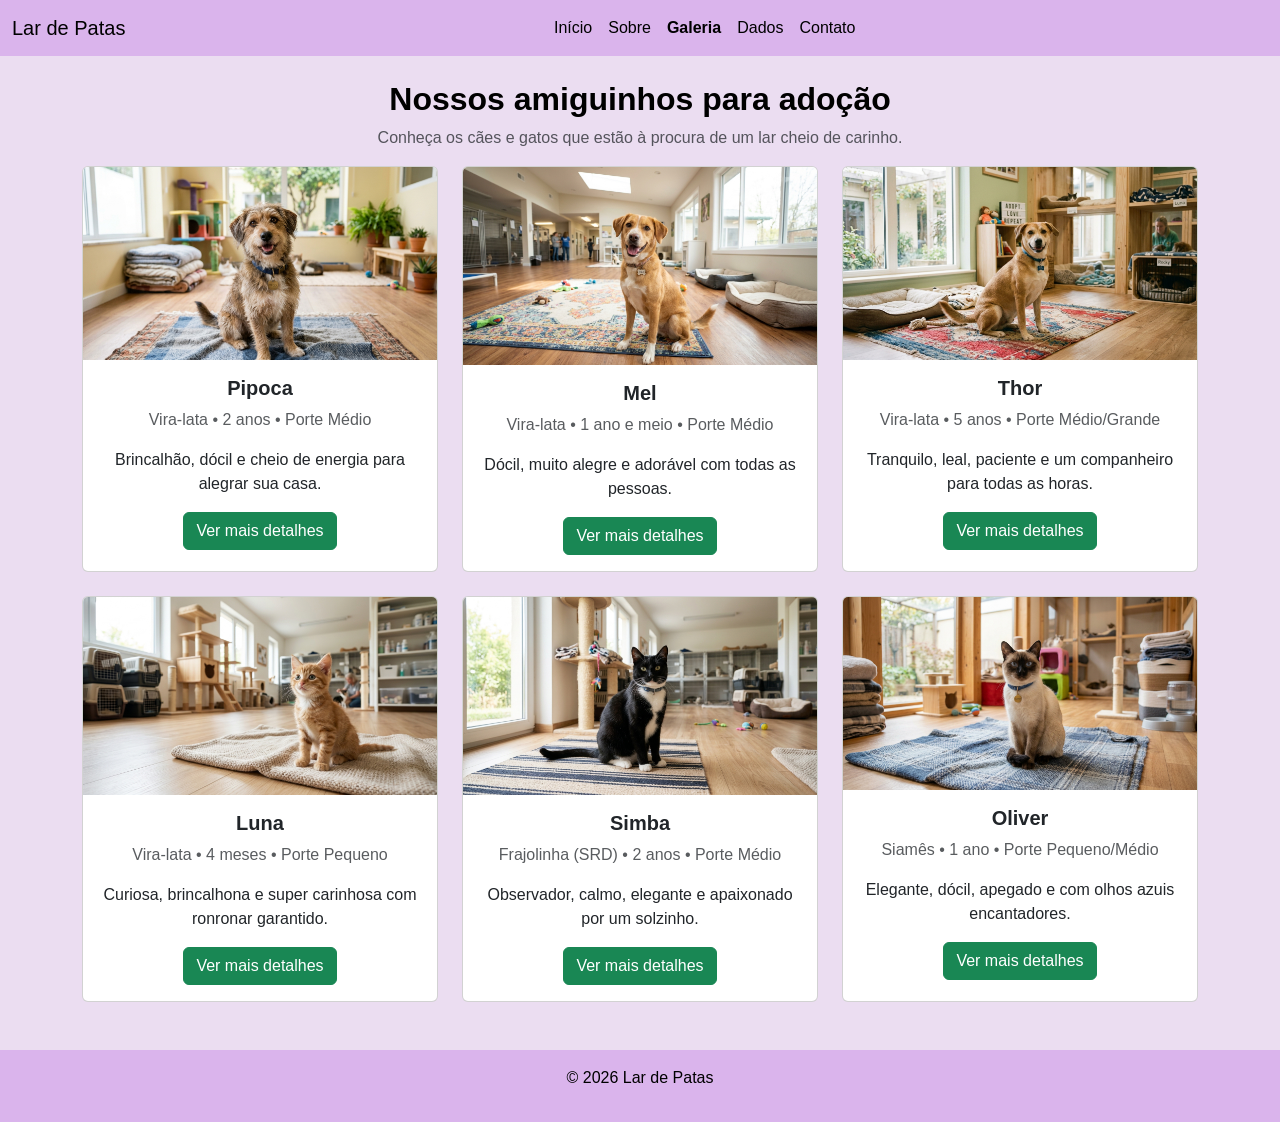
<file: AT4-Site-Multi-Paginas-Bootstrap/galeria.html>
<!DOCTYPE html>
<html lang="pt-BR">
    <head>
        <meta charset="UTF-8">
        <meta name="viewport" content="width=device-width, initial-scale=1.0">
        <title>Galeria | Lar de Patas</title>
        <!-- Recurso de CSS do Bootstrap -->
        <link href="https://cdn.jsdelivr.net/npm/bootstrap@5.3.3/dist/css/bootstrap.min.css" rel="stylesheet" integrity="sha384-QWTKZyjpPEjISv5WaRU9OFeRpok6YctnYmDr5pNlyT2bRjXh0JMhjY6hW+ALEwIH" crossorigin="anonymous">
        <!-- Meu CSS -->
        <link rel="stylesheet" href="css/style.css">
        
      </head>
    <body>
<nav class="navbar navbar-expand-lg bg-body-tertiary">
  <div class="container-fluid">
    <a class="navbar-brand" href="index.html">Lar de Patas</a>
    <button class="navbar-toggler" type="button" data-bs-toggle="collapse" data-bs-target="#navbarSupportedContent" aria-controls="navbarSupportedContent" aria-expanded="false" aria-label="Toggle navigation">
      <span class="navbar-toggler-icon"></span>
    </button>
    <div class="collapse navbar-collapse" id="navbarSupportedContent">
      <ul class="navbar-nav mx-auto mb-2 mb-lg-0">
        <li class="nav-item">
          <a class="nav-link" href="index.html">Início</a>
        </li>
        <li class="nav-item">
          <a class="nav-link" href="sobre.html">Sobre</a>
        </li>
        <li class="nav-item">
          <a class="nav-link active" aria-current="page" href="galeria.html">Galeria</a>
        </li>
        <li class="nav-item">
          <a class="nav-link" href="dados.html">Dados</a>
        </li>
        <li class="nav-item">
          <a class="nav-link" href="contato.html">Contato</a>
        </li>
      </ul>
    </div>
  </div>
</nav>

 <!-- Card 1: Pipoca -->
<div class="container my-4 text-center">
    <h2>Nossos amiguinhos para adoção</h2>
    <p class="text-muted">Conheça os cães e gatos que estão à procura de um lar cheio de carinho.</p>
    <div class="row g-4">
     <div class="col-12 col-md-6 col-lg-4">
        <div class="card h-100">
  <img src="img/pipoca_dog.jpg" class="card-img-top" alt="Pipoca">
  <div class="card-body">
    <h5 class="card-title">Pipoca</h5>
    <p class="card-text text-muted">Vira-lata • 2 anos • Porte Médio</p>
    <p class="card-text">Brincalhão, dócil e cheio de energia para alegrar sua casa.</p>
    <button type="button" class="btn btn-success" data-bs-toggle="modal" data-bs-target="#modalPipoca">Ver mais detalhes</button>
  </div>
</div>
    </div>

    <!-- Card 2: Mel -->
     <div class="col-12 col-md-6 col-lg-4">
        <div class="card h-100">
  <img src="img/mel_dog.jpg" class="card-img-top" alt="Mel">
  <div class="card-body">
    <h5 class="card-title">Mel</h5>
    <p class="card-text text-muted">Vira-lata • 1 ano e meio • Porte Médio</p>
    <p class="card-text">Dócil, muito alegre e adorável com todas as pessoas.</p>
    <button type="button" class="btn btn-success" data-bs-toggle="modal" data-bs-target="#modalMel">Ver mais detalhes</button>
  </div>
</div>
    </div>

    <!-- Card 3: Thor -->
     <div class="col-12 col-md-6 col-lg-4">
        <div class="card h-100">
  <img src="img/thor_dog.jpg" class="card-img-top" alt="Thor">
  <div class="card-body">
    <h5 class="card-title">Thor</h5>
    <p class="card-text text-muted">Vira-lata • 5 anos • Porte Médio/Grande</p>
    <p class="card-text">Tranquilo, leal, paciente e um companheiro para todas as horas.</p>
    <button type="button" class="btn btn-success" data-bs-toggle="modal" data-bs-target="#modalThor">Ver mais detalhes</button>
  </div>
</div>
    </div>

    <!-- Card 4: Luna -->
     <div class="col-12 col-md-6 col-lg-4">
        <div class="card h-100">
  <img src="img/luna_cat.jpg" class="card-img-top" alt="Luna">
  <div class="card-body">
    <h5 class="card-title">Luna</h5>
    <p class="card-text text-muted">Vira-lata • 4 meses • Porte Pequeno</p>
    <p class="card-text">Curiosa, brincalhona e super carinhosa com ronronar garantido.</p>
    <button type="button" class="btn btn-success" data-bs-toggle="modal" data-bs-target="#modalLuna">Ver mais detalhes</button>
  </div>
</div>
    </div>

    <!-- Card 5: Simba -->
     <div class="col-12 col-md-6 col-lg-4">
        <div class="card h-100">
  <img src="img/simba_cat.jpg" class="card-img-top" alt="Simba">
  <div class="card-body">
    <h5 class="card-title">Simba</h5>
    <p class="card-text text-muted">Frajolinha (SRD) • 2 anos • Porte Médio</p>
    <p class="card-text">Observador, calmo, elegante e apaixonado por um solzinho.</p>
    <button type="button" class="btn btn-success" data-bs-toggle="modal" data-bs-target="#modalSimba">Ver mais detalhes</button>
  </div>
</div>
    </div>

    <!-- Card 6: Oliver -->
     <div class="col-12 col-md-6 col-lg-4">
        <div class="card h-100">
  <img src="img/oliver_cat.jpg" class="card-img-top" alt="Oliver">
  <div class="card-body">
    <h5 class="card-title">Oliver</h5>
    <p class="card-text text-muted">Siamês • 1 ano • Porte Pequeno/Médio</p>
    <p class="card-text">Elegante, dócil, apegado e com olhos azuis encantadores.</p>
    <button type="button" class="btn btn-success" data-bs-toggle="modal" data-bs-target="#modalOliver">Ver mais detalhes</button>
  </div>
</div>
    </div>

    </div>
    </div>

<!-- Modal 1: Pipoca -->
<div class="modal" tabindex="-1" id="modalPipoca">
  <div class="modal-dialog">
    <div class="modal-content">
      <div class="modal-header">
        <h5 class="modal-title">Perfil do Pipoca</h5>
        <button type="button" class="btn-close" data-bs-dismiss="modal" aria-label="Close"></button>
      </div>
      <div class="modal-body">
        <p>Com um sorriso banguela e um olhar cheio de esperança, o Pipoca está pronto para ser a pipoquinha de milho mais amada da sua sala de estar!</p>
        <ul class="list-unstyled text-start">
            <li><strong>Temperamento:</strong> Brincalhão, dócil e muito sociável</li>
            <li><strong>Saúde:</strong> Castrado, vacinado e vermifugado</li>
        </ul>
      </div>
      <div class="modal-footer">
        <button type="button" class="btn btn-secondary" data-bs-dismiss="modal">Fechar</button>
        <a class="btn btn-success" href="contato.html">Quero adotar!</a>
      </div>
    </div>
  </div>
</div>

<!-- Modal 2: Mel -->
 <div class="modal" tabindex="-1" id="modalMel">
  <div class="modal-dialog">
    <div class="modal-content">
      <div class="modal-header">
        <h5 class="modal-title">Perfil da Mel</h5>
        <button type="button" class="btn-close" data-bs-dismiss="modal" aria-label="Close"></button>
      </div>
      <div class="modal-body">
        <p>Com um sorriso contagiante e um coração cheio de amor para dar, a Mel está prontinha para iluminar os seus dias e trazer muito aconchego para o seu lar!</p>
        <ul class="list-unstyled text-start">
            <li><strong>Temperamento:</strong> Dócil, muito alegre, carinhosa e adora interagir com pessoas.</li>
            <li><strong>Saúde:</strong> Castrada, vacinada e vermifugada</li>
        </ul>
      </div>
      <div class="modal-footer">
        <button type="button" class="btn btn-secondary" data-bs-dismiss="modal">Fechar</button>
        <a class="btn btn-success" href="contato.html">Quero adotar!</a>
      </div>
    </div>
  </div>
</div>

<!-- Modal 3: Thor -->
 <div class="modal" tabindex="-1" id="modalThor">
  <div class="modal-dialog">
    <div class="modal-content">
      <div class="modal-header">
        <h5 class="modal-title">Perfil do Thor</h5>
        <button type="button" class="btn-close" data-bs-dismiss="modal" aria-label="Close"></button>
      </div>
      <div class="modal-body">
        <p>Com uma maturidade cheia de doçura e um olhar leal, o Thor prova que o amor maduro é o mais paciente e acolhedor que você pode encontrar!</p>
        <ul class="list-unstyled text-start">
            <li><strong>Temperamento:</strong> Tranquilo, leal e paciente</li>
            <li><strong>Saúde:</strong> Castrado, vacinado e vermifugado</li>
        </ul>
      </div>
      <div class="modal-footer">
        <button type="button" class="btn btn-secondary" data-bs-dismiss="modal">Fechar</button>
        <a class="btn btn-success" href="contato.html">Quero adotar!</a>
      </div>
    </div>
  </div>
</div>

<!-- Modal 4: Luna -->
 <div class="modal" tabindex="-1" id="modalLuna">
  <div class="modal-dialog">
    <div class="modal-content">
      <div class="modal-header">
        <h5 class="modal-title">Perfil da Luna</h5>
        <button type="button" class="btn-close" data-bs-dismiss="modal" aria-label="Close"></button>
      </div>
      <div class="modal-body">
        <p>Com olhinhos cheios de curiosidade e um ronronar aconchegante, a pequena Luna está pronta para saltar direto para o seu coração!</p>
        <ul class="list-unstyled text-start">
            <li><strong>Temperamento:</strong> Curiosa, brincalhona e carinhosa</li>
            <li><strong>Saúde:</strong> Castrada, vacinada e vermifugada</li>
        </ul>
      </div>
      <div class="modal-footer">
        <button type="button" class="btn btn-secondary" data-bs-dismiss="modal">Fechar</button>
        <a class="btn btn-success" href="contato.html">Quero adotar!</a>
      </div>
    </div>
  </div>
</div>

<!-- Modal 5: Simba -->
 <div class="modal" tabindex="-1" id="modalSimba">
  <div class="modal-dialog">
    <div class="modal-content">
      <div class="modal-header">
        <h5 class="modal-title">Perfil do Simba</h5>
        <button type="button" class="btn-close" data-bs-dismiss="modal" aria-label="Close"></button>
      </div>
      <div class="modal-body">
        <p>Com seu charmoso smoking natural e um olhar sereno, o Simba está pronto para ser o pequeno rei do aconchego no seu lar!</p>
        <ul class="list-unstyled text-start">
            <li><strong>Temperamento:</strong> Observador, calmo e afetuoso</li>
            <li><strong>Saúde:</strong> Castrado, vacinado e vermifugado</li>
        </ul>
      </div>
      <div class="modal-footer">
        <button type="button" class="btn btn-secondary" data-bs-dismiss="modal">Fechar</button>
        <a class="btn btn-success" href="contato.html">Quero adotar!</a>
      </div>
    </div>
  </div>
</div>

<!-- Modal 6: Oliver -->
 <div class="modal" tabindex="-1" id="modalOliver">
  <div class="modal-dialog">
    <div class="modal-content">
      <div class="modal-header">
        <h5 class="modal-title">Perfil do Oliver</h5>
        <button type="button" class="btn-close" data-bs-dismiss="modal" aria-label="Close"></button>
      </div>
      <div class="modal-body">
        <p>Com seus olhos azuis profundos e um jeitinho elegante, o Oliver vai conquistar cada cantinho do seu coração e trazer muito charme para o seu dia a dia!</p>
        <ul class="list-unstyled text-start">
            <li><strong>Temperamento:</strong> Elegante, dócil e apegado aos tutores</li>
            <li><strong>Saúde:</strong> Castrado, vacinado e vermifugado</li>
        </ul>
      </div>
      <div class="modal-footer">
        <button type="button" class="btn btn-secondary" data-bs-dismiss="modal">Fechar</button>
        <a class="btn btn-success" href="contato.html">Quero adotar!</a>
      </div>
    </div>
  </div>
</div>

    <footer class="text-center py-3 bg-body-tertiary mt-5">
        <p>© 2026 Lar de Patas</p>
    </footer>        

        <!-- Recurso de JavaScript do Bootstrap -->
        <script src="https://cdn.jsdelivr.net/npm/bootstrap@5.3.3/dist/js/bootstrap.bundle.min.js" integrity="sha384-YvpcrYf0tY3lHB60NNkmXc5s9fDVZLESaAA55NDzOxhy9GkcIdslK1eN7N6jIeHz" crossorigin="anonymous"></script>
    </body>
</html>
</file>
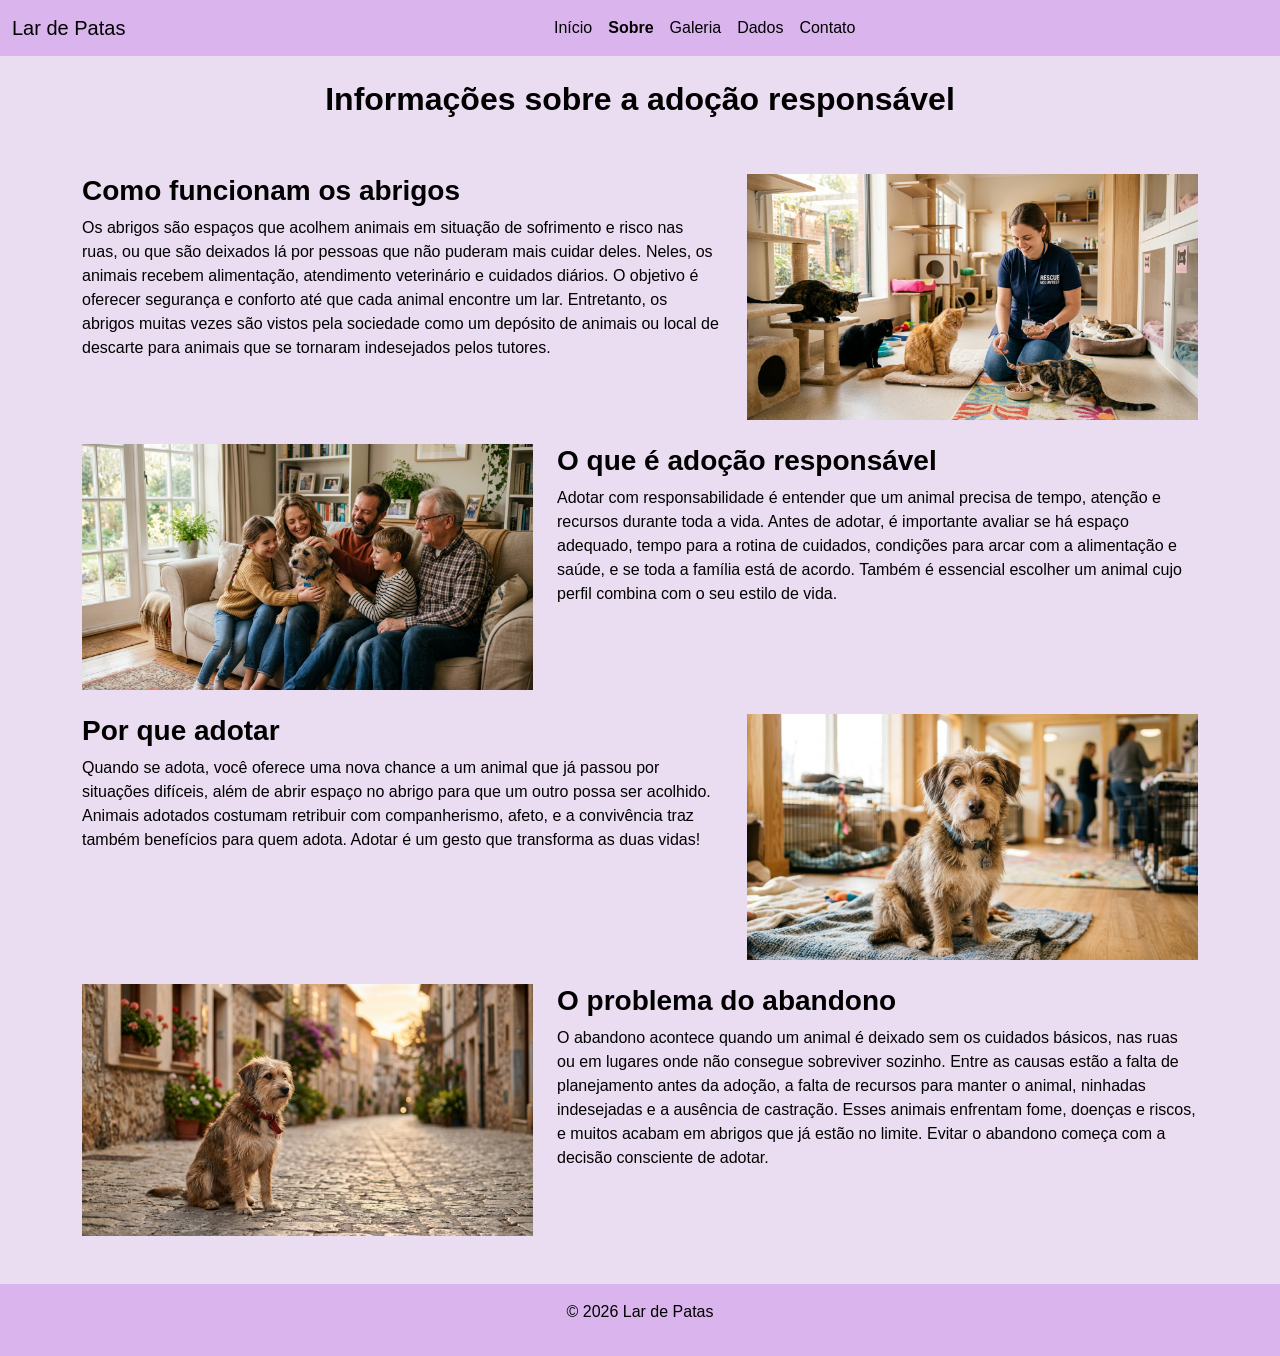
<file: AT4-Site-Multi-Paginas-Bootstrap/sobre.html>
<!DOCTYPE html>
<html lang="pt-BR">
    <head>
        <meta charset="UTF-8">
        <meta name="viewport" content="width=device-width, initial-scale=1.0">
        <title>Sobre | Lar de Patas</title>
        <!-- Recurso de CSS do Bootstrap -->
        <link href="https://cdn.jsdelivr.net/npm/bootstrap@5.3.3/dist/css/bootstrap.min.css" rel="stylesheet" integrity="sha384-QWTKZyjpPEjISv5WaRU9OFeRpok6YctnYmDr5pNlyT2bRjXh0JMhjY6hW+ALEwIH" crossorigin="anonymous">
        <!-- Meu CSS -->
        <link rel="stylesheet" href="css/style.css">
        
      </head>
    <body>
<nav class="navbar navbar-expand-lg bg-body-tertiary">
  <div class="container-fluid">
    <a class="navbar-brand" href="index.html">Lar de Patas</a>
    <button class="navbar-toggler" type="button" data-bs-toggle="collapse" data-bs-target="#navbarSupportedContent" aria-controls="navbarSupportedContent" aria-expanded="false" aria-label="Toggle navigation">
      <span class="navbar-toggler-icon"></span>
    </button>
    <div class="collapse navbar-collapse" id="navbarSupportedContent">
      <ul class="navbar-nav mx-auto mb-2 mb-lg-0">
        <li class="nav-item">
          <a class="nav-link" href="index.html">Início</a>
        </li>
        <li class="nav-item">
          <a class="nav-link active" aria-current="page" href="sobre.html">Sobre</a>
        </li>
        <li class="nav-item">
          <a class="nav-link" href="galeria.html">Galeria</a>
        </li>
        <li class="nav-item">
          <a class="nav-link" href="dados.html">Dados</a>
        </li>
        <li class="nav-item">
          <a class="nav-link" href="contato.html">Contato</a>
        </li>
      </ul>
    </div>
  </div>
</nav>

<div class="container my-4">
  <!-- Linha exclusiva para o título principal -->
  <div class="row mb-5">
    <div class="col-12 text-center">
      <h2>Informações sobre a adoção responsável</h2>
    </div>
  </div>
  <div class="row my-4">
    <div class="col-12 col-md-7">
      <h3>Como funcionam os abrigos</h3>
      <p>Os abrigos são espaços que acolhem animais em situação de sofrimento e risco nas ruas, ou que são deixados lá por pessoas que não puderam mais cuidar deles. Neles, os animais recebem alimentação, atendimento veterinário e cuidados diários. O objetivo é oferecer segurança e conforto até que cada animal encontre um lar. Entretanto, os abrigos muitas vezes são vistos pela sociedade como um depósito de animais ou local de descarte para animais que se tornaram indesejados pelos tutores.</p>
    </div>
    <div class="col-12 col-md-5">
      <img  class="img-fluid" src="img/abrigos.jpg" alt="Voluntária alimentando gatos em um abrigo.">
    </div>
  </div>
  <div class="row my-4">
    <div class="col-12 col-md-5">
      <img class="img-fluid" src="img/adocao_responsavel.jpg" alt="Família sentada no sofá acariciando o seu novo cachorro que foi adotado.">
    </div>
    <div class="col-12 col-md-7">
      <h3>O que é adoção responsável</h3>
      <p>Adotar com responsabilidade é entender que um animal precisa de tempo, atenção e recursos durante toda a vida. Antes de adotar, é importante avaliar se há espaço adequado, tempo para a rotina de cuidados, condições para arcar com a alimentação e saúde, e se toda a família está de acordo. Também é essencial escolher um animal cujo perfil combina com o seu estilo de vida.</p>
    </div>
    </div>
    <div class="row my-4">
    <div class="col-12 col-md-7">
      <h3>Por que adotar</h3>
      <p>Quando se adota, você oferece uma nova chance a um animal que já passou por situações difíceis, além de abrir espaço no abrigo para que um outro possa ser acolhido. Animais adotados costumam retribuir com companherismo, afeto, e a convivência traz também benefícios para quem adota. Adotar é um gesto que transforma as duas vidas!</p> 
    </div>
    <div class="col-12 col-md-5">
      <img class="img-fluid" src="img/porque_adotar.jpg" alt="Cachorro resgatado que está em um abrigo esperando que alguém o adote.">
    </div>
    </div>
  <div class="row my-4">
    <div class="col-12 col-md-5">
        <img class="img-fluid" src="img/problema_abandono.jpg" alt="Cachorro sentado na rua sozinho.">
    </div>
    <div class="col-12 col-md-7">
        <h3>O problema do abandono</h3>
        <p>O abandono acontece quando um animal é deixado sem os cuidados básicos, nas ruas ou em lugares onde não consegue sobreviver sozinho. Entre as causas estão a falta de planejamento antes da adoção, a falta de recursos para manter o animal, ninhadas indesejadas e a ausência de castração. Esses animais enfrentam fome, doenças e riscos, e muitos acabam em abrigos que já estão no limite. Evitar o abandono começa com a decisão consciente de adotar.</p>
    </div>
  </div>
</div>

    <footer class="text-center py-3 bg-body-tertiary mt-5">
        <p>© 2026 Lar de Patas</p>
    </footer>

        <!-- Recurso de JavaScript do Bootstrap -->
        <script src="https://cdn.jsdelivr.net/npm/bootstrap@5.3.3/dist/js/bootstrap.bundle.min.js" integrity="sha384-YvpcrYf0tY3lHB60NNkmXc5s9fDVZLESaAA55NDzOxhy9GkcIdslK1eN7N6jIeHz" crossorigin="anonymous"></script>
    </body>
</html>
</file>
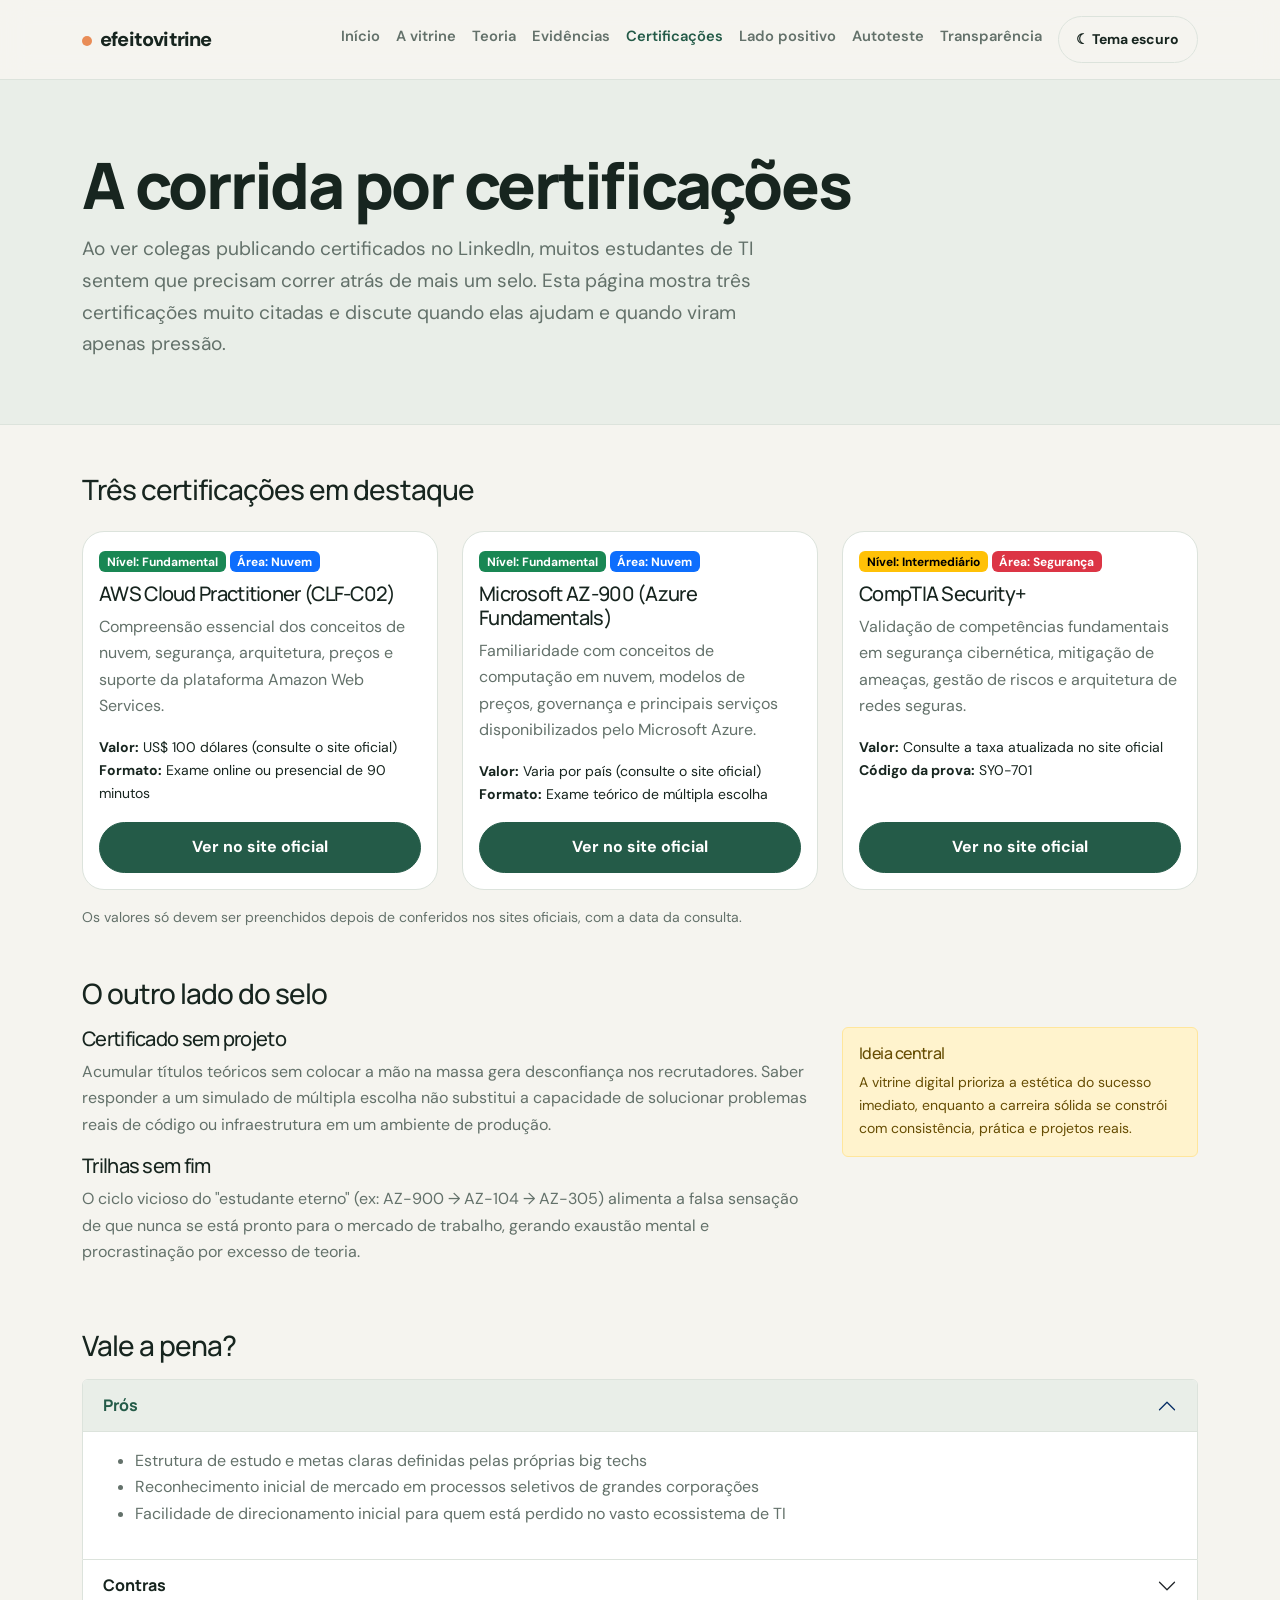
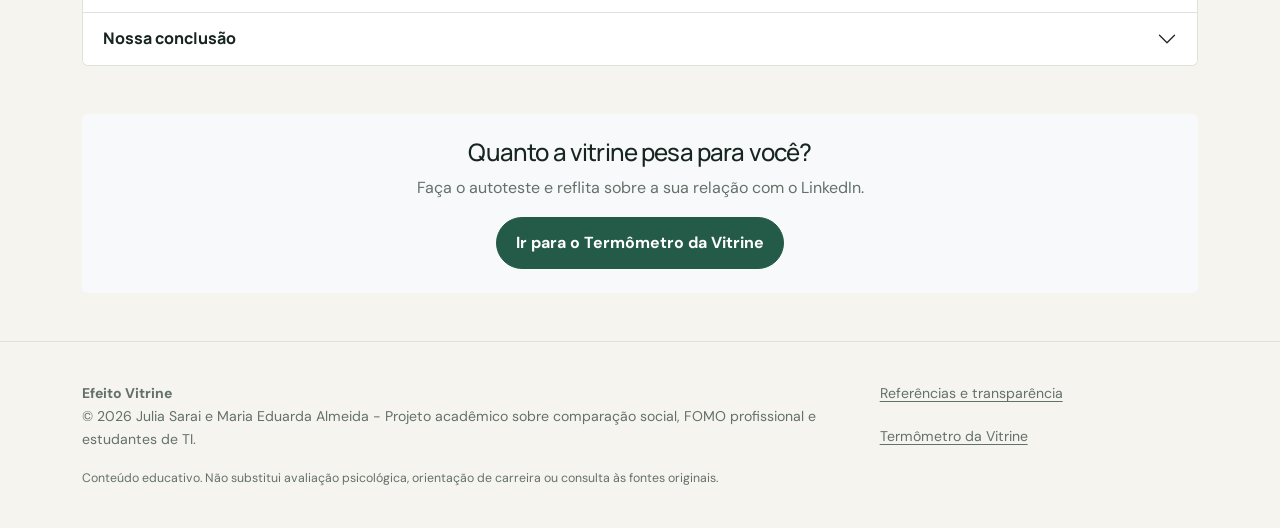
<file: AT5-Front-End-Copilotado-com-IA/certificacoes.html>
<!DOCTYPE html>
<html lang="pt-BR" data-theme="light">

<head>
  <meta charset="UTF-8">
  <meta name="viewport" content="width=device-width, initial-scale=1">
  <title>Certificações | Efeito Vitrine</title>
  <link href="https://cdn.jsdelivr.net/npm/bootstrap@5.3.3/dist/css/bootstrap.min.css" rel="stylesheet">
  <link rel="stylesheet" href="css/styles.css">
</head>

<body>


  <header>
    <nav class="navbar navbar-expand-lg site-nav sticky-top" aria-label="Navegação principal">
      <div class="container py-2">
        <a class="navbar-brand" href="index.html"><span class="brand-dot"
            aria-hidden="true"></span>efeito<span>vitrine</span></a>
        <button class="navbar-toggler" type="button" data-bs-toggle="collapse" data-bs-target="#menuPrincipal"
          aria-controls="menuPrincipal" aria-expanded="false" aria-label="Abrir menu">
          <span class="navbar-toggler-icon"></span>
        </button>
        <div class="collapse navbar-collapse" id="menuPrincipal">
          <ul class="navbar-nav ms-auto">
            <li class="nav-item"><a class="nav-link" href="index.html">Início</a></li>
            <li class="nav-item"><a class="nav-link" href="contexto.html">A vitrine</a></li>
            <li class="nav-item"><a class="nav-link" href="teoria.html">Teoria</a></li>
            <li class="nav-item"><a class="nav-link" href="evidencias.html">Evidências</a></li>
            <li class="nav-item"><a class="nav-link active" aria-current="page"
                href="certificacoes.html">Certificações</a></li>
            <li class="nav-item"><a class="nav-link" href="contraponto.html">Lado positivo</a></li>
            <li class="nav-item"><a class="nav-link" href="termometro.html">Autoteste</a></li>
            <li class="nav-item"><a class="nav-link" href="transparencia.html">Transparência</a></li>
            <li class="nav-item ms-lg-2">
              <button class="btn btn-outline-brand btn-sm mt-2 mt-lg-0" type="button" data-theme-toggle
                aria-pressed="false">☾ Tema escuro</button>
            </li>
          </ul>
        </div>
      </div>
    </nav>
  </header>

  <main id="conteudo">
    <section class="page-header">
      <div class="container">
        <h1 class="mb-3">A corrida por certificações</h1>
        <p class="hero-lede mt-3">
          Ao ver colegas publicando certificados no LinkedIn, muitos estudantes de TI sentem que
          precisam correr atrás de mais um selo. Esta página mostra três certificações muito citadas
          e discute quando elas ajudam e quando viram apenas pressão.
        </p>
      </div>
    </section>

    <div class="container py-5">
      <section class="mb-5" aria-labelledby="titulo-cards">
        <h2 id="titulo-cards" class="h3 mb-4">Três certificações em destaque</h2>

        <div class="row g-4">


          <div class="col-12 col-md-6 col-lg-4">
            <article class="card h-100 card-certificacao">
              <div class="card-body d-flex flex-column">
                <div class="mb-2">
                  <span class="badge text-bg-success">Nível: Fundamental</span>
                  <span class="badge text-bg-primary">Área: Nuvem</span>
                </div>
                <h3 class="h5 card-title">AWS Cloud Practitioner (CLF-C02)</h3>
                <p class="card-text">
                  Compreensão essencial dos conceitos de nuvem, segurança, arquitetura, preços e suporte da plataforma
                  Amazon Web Services.
                </p>
                <ul class="list-unstyled small mb-3">
                  <li><strong>Valor:</strong> US$ 100 dólares (consulte o site oficial)</li>
                  <li><strong>Formato:</strong> Exame online ou presencial de 90 minutos</li>
                </ul>
                <a class="btn btn-brand mt-auto" target="_blank" rel="noopener"
                  href="https://aws.amazon.com/certification/certified-cloud-practitioner/">
                  Ver no site oficial
                </a>
              </div>
            </article>
          </div>


          <div class="col-12 col-md-6 col-lg-4">
            <article class="card h-100 card-certificacao">
              <div class="card-body d-flex flex-column">
                <div class="mb-2">
                  <span class="badge text-bg-success">Nível: Fundamental</span>
                  <span class="badge text-bg-primary">Área: Nuvem</span>
                </div>
                <h3 class="h5 card-title">Microsoft AZ-900 (Azure Fundamentals)</h3>
                <p class="card-text">
                  Familiaridade com conceitos de computação em nuvem, modelos de preços, governança e principais
                  serviços
                  disponibilizados pelo Microsoft Azure.
                </p>
                <ul class="list-unstyled small mb-3">
                  <li><strong>Valor:</strong> Varia por país (consulte o site oficial)</li>
                  <li><strong>Formato:</strong> Exame teórico de múltipla escolha</li>
                </ul>
                <a class="btn btn-brand mt-auto" target="_blank" rel="noopener"
                  href="https://learn.microsoft.com/pt-br/credentials/certifications/azure-fundamentals/">
                  Ver no site oficial
                </a>
              </div>
            </article>
          </div>


          <div class="col-12 col-md-6 col-lg-4">
            <article class="card h-100 card-certificacao">
              <div class="card-body d-flex flex-column">
                <div class="mb-2">
                  <span class="badge text-bg-warning">Nível: Intermediário</span>
                  <span class="badge text-bg-danger">Área: Segurança</span>
                </div>
                <h3 class="h5 card-title">CompTIA Security+</h3>
                <p class="card-text">
                  Validação de competências fundamentais em segurança cibernética, mitigação de ameaças, gestão de
                  riscos
                  e arquitetura de redes seguras.
                </p>
                <ul class="list-unstyled small mb-3">
                  <li><strong>Valor:</strong> Consulte a taxa atualizada no site oficial</li>
                  <li><strong>Código da prova:</strong> SY0-701</li>
                </ul>
                <a class="btn btn-brand mt-auto" target="_blank" rel="noopener"
                  href="https://www.comptia.org/certifications/security">
                  Ver no site oficial
                </a>
              </div>
            </article>
          </div>

        </div>
        <p class="small text-body-secondary mt-3">
          Os valores só devem ser preenchidos depois de conferidos nos sites oficiais, com a data da consulta.
        </p>
      </section>


      <section class="mb-5" aria-labelledby="titulo-critica">
        <h2 id="titulo-critica" class="h3 mb-3">O outro lado do selo</h2>
        <div class="row g-4">
          <div class="col-12 col-lg-8">
            <h3 class="h5">Certificado sem projeto</h3>
            <p>
              Acumular títulos teóricos sem colocar a mão na massa gera desconfiança nos recrutadores. Saber responder a
              um simulado de múltipla escolha não substitui a capacidade de solucionar problemas reais de código ou
              infraestrutura em um ambiente de produção.
            </p>
            <h3 class="h5">Trilhas sem fim</h3>
            <p>
              O ciclo vicioso do "estudante eterno" (ex: AZ-900 → AZ-104 → AZ-305) alimenta a falsa sensação de que
              nunca
              se está pronto para o mercado de trabalho, gerando exaustão mental e procrastinação por excesso de teoria.
            </p>
          </div>
          <aside class="col-12 col-lg-4">
            <div class="alert alert-warning" role="note">
              <h3 class="h6 alert-heading">Ideia central</h3>
              <p class="mb-0 small">
                A vitrine digital prioriza a estética do sucesso imediato, enquanto a carreira sólida se constrói com
                consistência, prática e projetos reais.
              </p>
            </div>
          </aside>
        </div>
      </section>


      <section class="mb-5" aria-labelledby="titulo-vale">
        <h2 id="titulo-vale" class="h3 mb-3">Vale a pena?</h2>
        <div class="accordion" id="accordionVale">

          <div class="accordion-item">
            <h3 class="accordion-header">
              <button class="accordion-button" type="button" data-bs-toggle="collapse" data-bs-target="#vale-pros"
                aria-expanded="true" aria-controls="vale-pros">
                Prós
              </button>
            </h3>
            <div id="vale-pros" class="accordion-collapse collapse show" data-bs-parent="#accordionVale">
              <div class="accordion-body">
                <ul>
                  <li>Estrutura de estudo e metas claras definidas pelas próprias big techs</li>
                  <li>Reconhecimento inicial de mercado em processos seletivos de grandes corporações</li>
                  <li>Facilidade de direcionamento inicial para quem está perdido no vasto ecossistema de TI</li>
                </ul>
              </div>
            </div>
          </div>

          <div class="accordion-item">
            <h3 class="accordion-header">
              <button class="accordion-button collapsed" type="button" data-bs-toggle="collapse"
                data-bs-target="#vale-contras" aria-expanded="false" aria-controls="vale-contras">
                Contras
              </button>
            </h3>
            <div id="vale-contras" class="accordion-collapse collapse" data-bs-parent="#accordionVale">
              <div class="accordion-body">
                <ul>
                  <li>Custo elevado das provas em moeda estrangeira para a realidade estudantil</li>
                  <li>Risco real de cair na armadilha da corrida por selos puramente estéticos, sem fixação do conteúdo
                  </li>
                  <li>Pressão psicológica gerada pela comparação constante com publicações alheias no LinkedIn</li>
                </ul>
              </div>
            </div>
          </div>

          <div class="accordion-item">
            <h3 class="accordion-header">
              <button class="accordion-button collapsed" type="button" data-bs-toggle="collapse"
                data-bs-target="#vale-conclusao" aria-expanded="false" aria-controls="vale-conclusao">
                Nossa conclusão
              </button>
            </h3>
            <div id="vale-conclusao" class="accordion-collapse collapse" data-bs-parent="#accordionVale">
              <div class="accordion-body">
                Certificações são ferramentas válidas de aprendizado, mas devem servir aos seus objetivos profissionais
                reais e não à validação efêmera de redes sociais. O equilíbrio entre teoria estruturada e portfólio
                prático é o verdadeiro diferencial na jornada do estudante de TI.
              </div>
            </div>
          </div>

        </div>
      </section>


      <section class="text-center p-4 bg-body-tertiary rounded" aria-labelledby="titulo-teste">
        <h2 id="titulo-teste" class="h4">Quanto a vitrine pesa para você?</h2>
        <p>Faça o autoteste e reflita sobre a sua relação com o LinkedIn.</p>
        <a href="termometro.html" class="btn btn-brand">Ir para o Termômetro da Vitrine</a>
      </section>

    </div>
  </main>

  <footer>
    <div class="container d-flex flex-column flex-md-row justify-content-between gap-3">
      <div><strong class="d-block">Efeito Vitrine</strong><span> © 2026 Julia Sarai e Maria
          Eduarda Almeida - Projeto acadêmico sobre comparação social, FOMO profissional e estudantes de TI.</span>
      </div>
      <div class="d-flex gap-3 flex-wrap">
        <a href="transparencia.html">Referências e transparência</a>
        <a href="termometro.html">Termômetro da Vitrine</a>
      </div>
    </div>
    <div class="container mt-3 small">Conteúdo educativo. Não substitui avaliação psicológica, orientação de carreira ou
      consulta às fontes originais.</div>
  </footer>

  <script src="https://cdn.jsdelivr.net/npm/bootstrap@5.3.3/dist/js/bootstrap.bundle.min.js"></script>
  <script src="js/app.js"></script>
</body>

</html>
</file>
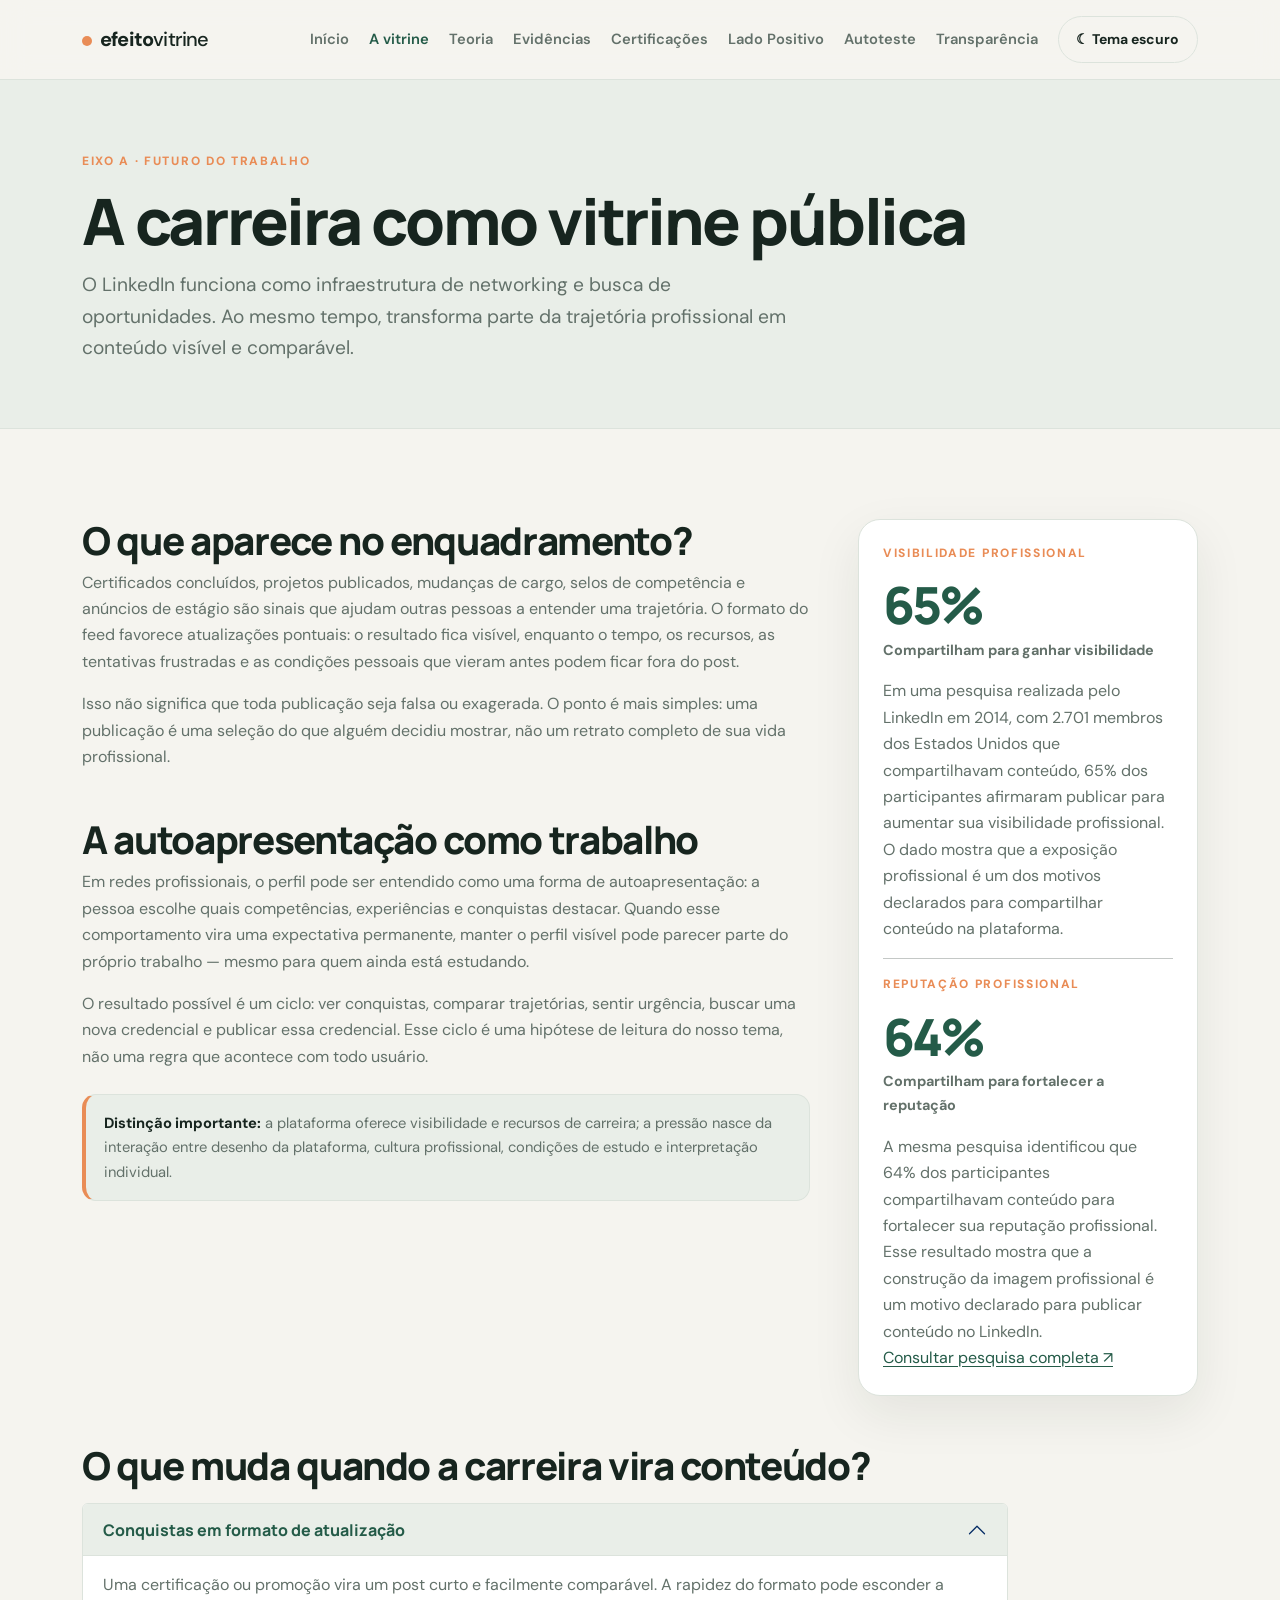
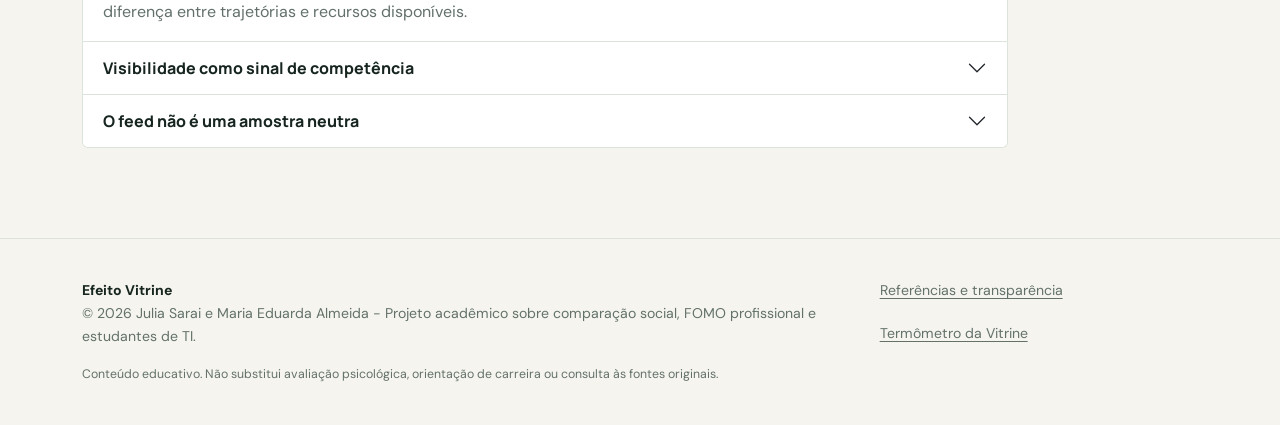
<file: AT5-Front-End-Copilotado-com-IA/contexto.html>
<!doctype html>
<html lang="pt-BR" data-theme="light">

<head>
    <meta charset="utf-8">
    <meta name="viewport" content="width=device-width, initial-scale=1">
    <meta name="description"
        content="Entenda como a carreira se torna visível e comparável no ambiente profissional digital.">
    <meta name="theme-color" content="#f5f4ef">
    <title>A vitrine | Efeito Vitrine</title>
    <link rel="preconnect" href="https://fonts.googleapis.com">
    <link rel="preconnect" href="https://fonts.gstatic.com" crossorigin>
    <link href="https://fonts.googleapis.com/css2?family=DM+Sans:wght@400;500;700&display=swap" rel="stylesheet">
    <link href="https://cdn.jsdelivr.net/npm/bootstrap@5.3.3/dist/css/bootstrap.min.css" rel="stylesheet">
    <link href="css/styles.css" rel="stylesheet">

</head>

<body>
    <a class="skip-link" href="#conteudo">Pular para o conteúdo</a>

    <header>
        <nav class="navbar navbar-expand-lg site-nav sticky-top" aria-label="Navegação principal">
            <div class="container py-2">
                <a class="navbar-brand" href="index.html"><span class="brand-dot" aria-hidden="true"></span>efeito<span
                        style="font-weight:500">vitrine</span></a>
                <button class="navbar-toggler" type="button" data-bs-toggle="collapse" data-bs-target="#menuPrincipal"
                    aria-controls="menuPrincipal" aria-expanded="false" aria-label="Abrir ou fechar menu"><span
                        class="navbar-toggler-icon"></span></button>
                <div class="collapse navbar-collapse" id="menuPrincipal">
                    <ul class="navbar-nav ms-auto align-items-lg-center gap-lg-1">
                        <li class="nav-item">
                            <a class="nav-link" href="index.html">Início</a>
                        </li>
                        <li class="nav-item">
                            <a class="nav-link active" aria-current="page" href="contexto.html">A vitrine</a>
                        </li>
                        <li class="nav-item">
                            <a class="nav-link" href="teoria.html">Teoria</a>
                        </li>
                        <li class="nav-item">
                            <a class="nav-link" href="evidencias.html">Evidências</a>
                        </li>
                        <li class="nav-item">
                            <a class="nav-link" href="certificacoes.html">Certificações</a>
                        </li>
                        <li class="nav-item">
                            <a class="nav-link" href="contraponto.html">Lado Positivo</a>
                        </li>
                        <li class="nav-item">
                            <a class="nav-link" href="termometro.html">Autoteste</a>
                        </li>
                        <li class="nav-item">
                            <a class="nav-link" href="transparencia.html">Transparência</a>
                        </li>
                        <li class="nav-item ms-lg-2">
                            <button class="btn btn-outline-brand btn-sm mt-2 mt-lg-0" type="button" data-theme-toggle
                                aria-pressed="false">☾ Tema escuro</button>
                        </li>
                    </ul>
                </div>
            </div>
        </nav>

    </header>

    <main id="conteudo">
        <section class="page-header">
            <div class="container">
                <p class="section-kicker">Eixo A · Futuro do trabalho</p>
                <h1>A carreira como vitrine pública</h1>
                <p class="hero-lede mt-3">O LinkedIn funciona como infraestrutura de networking e busca de
                    oportunidades. Ao mesmo tempo, transforma parte da trajetória profissional em conteúdo visível e
                    comparável.</p>
            </div>
        </section>
        <section class="section-pad">
            <div class="container">
                <div class="row g-5">
                    <article class="col-lg-8 content-width">
                        <h2>O que aparece no enquadramento?</h2>
                        <p>Certificados concluídos, projetos publicados, mudanças de cargo, selos de competência e
                            anúncios de estágio são sinais que ajudam outras pessoas a entender uma trajetória. O
                            formato do feed favorece atualizações pontuais: o resultado fica visível, enquanto o tempo,
                            os recursos, as tentativas frustradas e as condições pessoais que vieram antes podem ficar
                            fora do post.</p>
                        <p>Isso não significa que toda publicação seja falsa ou exagerada. O ponto é mais simples: uma
                            publicação é uma seleção do que alguém decidiu mostrar, não um retrato completo de sua vida
                            profissional.</p>
                        <h2 class="mt-5">A autoapresentação como trabalho</h2>
                        <p>Em redes profissionais, o perfil pode ser entendido como uma forma de autoapresentação: a
                            pessoa escolhe quais competências, experiências e conquistas destacar. Quando esse
                            comportamento vira uma expectativa permanente, manter o perfil visível pode parecer parte do
                            próprio trabalho — mesmo para quem ainda está estudando.</p>
                        <p>O resultado possível é um ciclo: ver conquistas, comparar trajetórias, sentir urgência,
                            buscar uma nova credencial e publicar essa credencial. Esse ciclo é uma hipótese de leitura
                            do nosso tema, não uma regra que acontece com todo usuário.</p>
                        <div class="note warning-note mt-4"><strong>Distinção importante:</strong> a plataforma oferece
                            visibilidade e recursos de carreira; a pressão nasce da interação entre desenho da
                            plataforma, cultura profissional, condições de estudo e interpretação individual.</div>
                    </article>
                    <aside class="col-lg-4" aria-label="Dados de contexto">
                        <div class="surface p-4">
                            <p class="section-kicker">Visibilidade Profissional</p>
                            <div class="stat-number">65%</div>
                            <p class="stat-label mt-2"><strong>Compartilham para ganhar visibilidade</strong></p>
                            <p>Em uma pesquisa realizada pelo LinkedIn em 2014, com 2.701
                                membros dos Estados Unidos que compartilhavam conteúdo,
                                65% dos participantes afirmaram publicar para aumentar sua
                                visibilidade profissional. O dado mostra que a exposição
                                profissional é um dos motivos declarados para compartilhar
                                conteúdo na plataforma.</p>
                            <hr>
                            <p class="section-kicker">Reputação Profissional</p>
                            <div class="stat-number">64%</div>
                            <p class="stat-label mt-2"><strong>Compartilham para fortalecer a reputação</strong></p>
                            <p class="mb-0">A mesma pesquisa identificou que 64% dos participantes
                                compartilhavam conteúdo para fortalecer sua reputação
                                profissional. Esse resultado mostra que a construção da
                                imagem profissional é um motivo declarado para publicar
                                conteúdo no LinkedIn.</p><a
                                href="https://www.marketingprofs.com/charts/2014/25439/the-content-consumption-habits-of-linkedin-users"
                                target="_blank" rel="noopener">Consultar pesquisa completa ↗</a>
                        </div>
                    </aside>
                </div>
                <div class="row mt-5">
                    <div class="col-lg-10">
                        <h2>O que muda quando a carreira vira conteúdo?</h2>
                        <div class="accordion mt-3" id="contextAccordion">
                            <div class="accordion-item">
                                <h3 class="accordion-header"><button class="accordion-button" type="button"
                                        data-bs-toggle="collapse" data-bs-target="#ctx1" aria-expanded="true"
                                        aria-controls="ctx1">Conquistas em formato de atualização</button></h3>
                                <div id="ctx1" class="accordion-collapse collapse show"
                                    data-bs-parent="#contextAccordion">
                                    <div class="accordion-body">Uma certificação ou promoção vira um post curto e
                                        facilmente comparável. A rapidez do formato pode esconder a diferença entre
                                        trajetórias e recursos disponíveis.</div>
                                </div>
                            </div>
                            <div class="accordion-item">
                                <h3 class="accordion-header"><button class="accordion-button collapsed" type="button"
                                        data-bs-toggle="collapse" data-bs-target="#ctx2" aria-expanded="false"
                                        aria-controls="ctx2">Visibilidade como sinal de competência</button></h3>
                                <div id="ctx2" class="accordion-collapse collapse" data-bs-parent="#contextAccordion">
                                    <div class="accordion-body">O que é publicado pode ganhar mais atenção do que
                                        atividades importantes, mas menos visíveis, como estudar fundamentos, colaborar,
                                        corrigir erros ou manter um projeto.</div>
                                </div>
                            </div>
                            <div class="accordion-item">
                                <h3 class="accordion-header"><button class="accordion-button collapsed" type="button"
                                        data-bs-toggle="collapse" data-bs-target="#ctx3" aria-expanded="false"
                                        aria-controls="ctx3">O feed não é uma amostra neutra</button></h3>
                                <div id="ctx3" class="accordion-collapse collapse" data-bs-parent="#contextAccordion">
                                    <div class="accordion-body">As publicações que chegam até cada pessoa dependem da
                                        rede, das escolhas de seguimento e da ordenação da plataforma. Não devem ser
                                        tratadas como um levantamento representativo de todos os estudantes ou
                                        profissionais.</div>
                                </div>
                            </div>
                        </div>
                    </div>
                </div>
            </div>
        </section>
    </main>


    <footer>
        <div class="container d-flex flex-column flex-md-row justify-content-between gap-3">
            <div><strong class="d-block" style="color:var(--ink)">Efeito Vitrine</strong><span> © 2026 Julia Sarai e
                    Maria
                    Eduarda Almeida - Projeto acadêmico sobre comparação social, FOMO profissional e estudantes de
                    TI.</span></div>
            <div class="d-flex gap-3 flex-wrap">
                <a href="transparencia.html">Referências e transparência</a>
                <a href="termometro.html">Termômetro da Vitrine</a>
            </div>
        </div>
        <div class="container mt-3 small">Conteúdo educativo. Não substitui avaliação psicológica, orientação de
            carreira ou
            consulta às fontes originais.</div>
    </footer>

    <script src="https://cdn.jsdelivr.net/npm/bootstrap@5.3.3/dist/js/bootstrap.bundle.min.js"></script>
    <script src="js/app.js"></script>
</body>

</html>
</file>
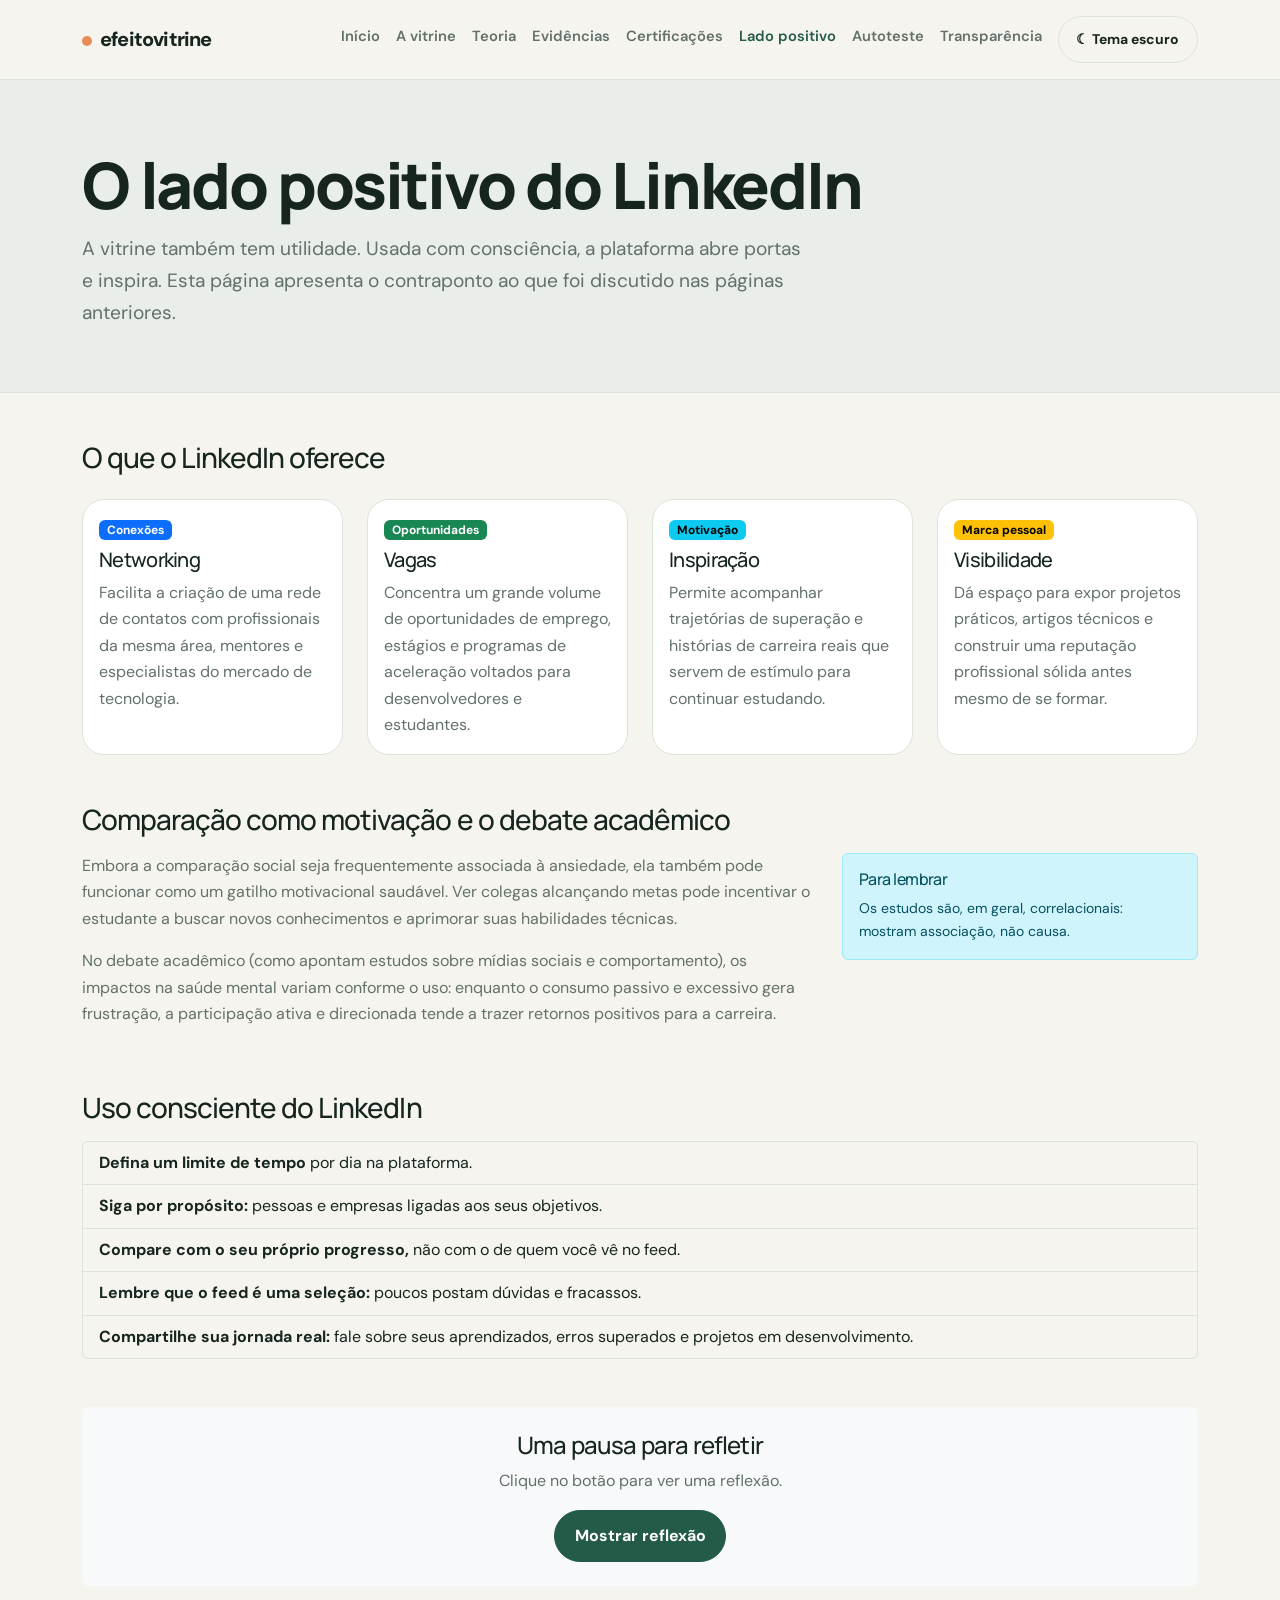
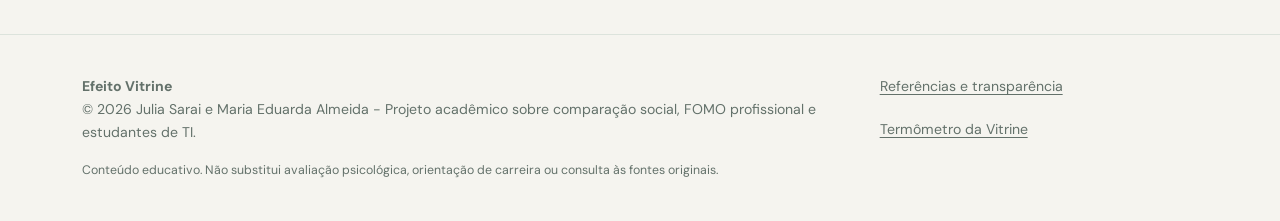
<file: AT5-Front-End-Copilotado-com-IA/contraponto.html>
<!DOCTYPE html>
<html lang="pt-BR" data-theme="light">

<head>
  <meta charset="UTF-8">
  <meta name="viewport" content="width=device-width, initial-scale=1">
  <title>Lado positivo | Efeito Vitrine</title>
  <link href="https://cdn.jsdelivr.net/npm/bootstrap@5.3.3/dist/css/bootstrap.min.css" rel="stylesheet">
  <link rel="stylesheet" href="css/styles.css">
</head>

<body>


  <header>
    <nav class="navbar navbar-expand-lg site-nav sticky-top" aria-label="Navegação principal">
      <div class="container py-2">
        <a class="navbar-brand" href="index.html"><span class="brand-dot"
            aria-hidden="true"></span>efeito<span>vitrine</span></a>
        <button class="navbar-toggler" type="button" data-bs-toggle="collapse" data-bs-target="#menuPrincipal"
          aria-controls="menuPrincipal" aria-expanded="false" aria-label="Abrir menu">
          <span class="navbar-toggler-icon"></span>
        </button>
        <div class="collapse navbar-collapse" id="menuPrincipal">
          <ul class="navbar-nav ms-auto">
            <li class="nav-item"><a class="nav-link" href="index.html">Início</a></li>
            <li class="nav-item"><a class="nav-link" href="contexto.html">A vitrine</a></li>
            <li class="nav-item"><a class="nav-link" href="teoria.html">Teoria</a></li>
            <li class="nav-item"><a class="nav-link" href="evidencias.html">Evidências</a></li>
            <li class="nav-item"><a class="nav-link" href="certificacoes.html">Certificações</a></li>
            <li class="nav-item"><a class="nav-link active" aria-current="page" href="contraponto.html">Lado
                positivo</a></li>
            <li class="nav-item"><a class="nav-link" href="termometro.html">Autoteste</a></li>
            <li class="nav-item"><a class="nav-link" href="transparencia.html">Transparência</a></li>
            <li class="nav-item ms-lg-2">
              <button class="btn btn-outline-brand btn-sm mt-2 mt-lg-0" type="button" data-theme-toggle
                aria-pressed="false">☾ Tema escuro</button>
            </li>
          </ul>
        </div>
      </div>
    </nav>
  </header>

  <main id="conteudo">
    <section class="page-header">
      <div class="container">
        <h1 class="mb-3">O lado positivo do LinkedIn</h1>
        <p class="hero-lede mt-3">
          A vitrine também tem utilidade. Usada com consciência, a plataforma abre portas e inspira.
          Esta página apresenta o contraponto ao que foi discutido nas páginas anteriores.
      </div>
      </p>
    </section>

    <div class="container py-5">
      <section class="mb-5" aria-labelledby="titulo-beneficios">
        <h2 id="titulo-beneficios" class="h3 mb-4">O que o LinkedIn oferece</h2>
        <div class="row g-4">

          <div class="col-12 col-md-6 col-lg-3">
            <article class="card h-100">
              <div class="card-body">
                <span class="badge text-bg-primary mb-2">Conexões</span>
                <h3 class="h5 card-title">Networking</h3>
                <p class="card-text">
                  Facilita a criação de uma rede de contatos com profissionais da mesma área, mentores e especialistas
                  do
                  mercado de tecnologia.
                </p>
              </div>
            </article>
          </div>

          <div class="col-12 col-md-6 col-lg-3">
            <article class="card h-100">
              <div class="card-body">
                <span class="badge text-bg-success mb-2">Oportunidades</span>
                <h3 class="h5 card-title">Vagas</h3>
                <p class="card-text">
                  Concentra um grande volume de oportunidades de emprego, estágios e programas de aceleração voltados
                  para
                  desenvolvedores e estudantes.
                </p>
              </div>
            </article>
          </div>

          <div class="col-12 col-md-6 col-lg-3">
            <article class="card h-100">
              <div class="card-body">
                <span class="badge text-bg-info mb-2">Motivação</span>
                <h3 class="h5 card-title">Inspiração</h3>
                <p class="card-text">
                  Permite acompanhar trajetórias de superação e histórias de carreira reais que servem de estímulo para
                  continuar estudando.
                </p>
              </div>
            </article>
          </div>

          <div class="col-12 col-md-6 col-lg-3">
            <article class="card h-100">
              <div class="card-body">
                <span class="badge text-bg-warning mb-2">Marca pessoal</span>
                <h3 class="h5 card-title">Visibilidade</h3>
                <p class="card-text">
                  Dá espaço para expor projetos práticos, artigos técnicos e construir uma reputação profissional sólida
                  antes mesmo de se formar.
                </p>
              </div>
            </article>
          </div>

        </div>
      </section>


      <section class="mb-5" aria-labelledby="titulo-debate">
        <h2 id="titulo-debate" class="h3 mb-3">Comparação como motivação e o debate acadêmico</h2>
        <div class="row g-4">
          <div class="col-12 col-lg-8">
            <p>
              Embora a comparação social seja frequentemente associada à ansiedade, ela também pode funcionar como um
              gatilho motivacional saudável. Ver colegas alcançando metas pode incentivar o estudante a buscar novos
              conhecimentos e aprimorar suas habilidades técnicas.
            </p>
            <p>
              No debate acadêmico (como apontam estudos sobre mídias sociais e comportamento), os impactos na saúde
              mental
              variam conforme o uso: enquanto o consumo passivo e excessivo gera frustração, a participação ativa e
              direcionada tende a trazer retornos positivos para a carreira.
            </p>
          </div>
          <aside class="col-12 col-lg-4">
            <div class="alert alert-info" role="note">
              <h3 class="h6 alert-heading">Para lembrar</h3>
              <p class="mb-0 small">
                Os estudos são, em geral, correlacionais: mostram associação, não causa.
              </p>
            </div>
          </aside>
        </div>
      </section>


      <section class="mb-5" aria-labelledby="titulo-uso">
        <h2 id="titulo-uso" class="h3 mb-3">Uso consciente do LinkedIn</h2>
        <ul class="list-group">
          <li class="list-group-item"><strong>Defina um limite de tempo</strong> por dia na plataforma.</li>
          <li class="list-group-item"><strong>Siga por propósito:</strong> pessoas e empresas ligadas aos seus
            objetivos.
          </li>
          <li class="list-group-item"><strong>Compare com o seu próprio progresso,</strong> não com o de quem você vê no
            feed.</li>
          <li class="list-group-item"><strong>Lembre que o feed é uma seleção:</strong> poucos postam dúvidas e
            fracassos.
          </li>
          <li class="list-group-item"><strong>Compartilhe sua jornada real:</strong> fale sobre seus aprendizados, erros
            superados e projetos em desenvolvimento.</li>
        </ul>
      </section>


      <section class="text-center p-4 bg-body-tertiary rounded" aria-labelledby="titulo-reflexao">
        <h2 id="titulo-reflexao" class="h4">Uma pausa para refletir</h2>
        <p>Clique no botão para ver uma reflexão.</p>
        <button type="button" class="btn btn-brand" id="btnReflexao" data-bs-toggle="modal"
          data-bs-target="#modalReflexao">
          Mostrar reflexão
        </button>
      </section>



      <div class="modal fade" id="modalReflexao" tabindex="-1" aria-labelledby="modalReflexaoTitulo" aria-hidden="true">
        <div class="modal-dialog modal-dialog-centered">
          <div class="modal-content">
            <div class="modal-header">
              <h2 class="modal-title h5" id="modalReflexaoTitulo">Reflexão</h2>
              <button type="button" class="btn-close" data-bs-dismiss="modal" aria-label="Fechar"></button>
            </div>
            <div class="modal-body">
              <p id="textoReflexao" class="mb-0"></p>
            </div>
            <div class="modal-footer">
              <button type="button" class="btn btn-outline-secondary" id="btnOutraReflexao">Outra reflexão</button>
              <button type="button" class="btn btn-primary" data-bs-dismiss="modal">Fechar</button>
            </div>
          </div>
        </div>
      </div>
    </div>

  </main>

  <footer>
    <div class="container d-flex flex-column flex-md-row justify-content-between gap-3">
      <div><strong class="d-block">Efeito Vitrine</strong><span> © 2026 Julia Sarai e Maria
          Eduarda Almeida - Projeto acadêmico sobre comparação social, FOMO profissional e estudantes de TI.</span>
      </div>
      <div class="d-flex gap-3 flex-wrap">
        <a href="transparencia.html">Referências e transparência</a>
        <a href="termometro.html">Termômetro da Vitrine</a>
      </div>
    </div>
    <div class="container mt-3 small">Conteúdo educativo. Não substitui avaliação psicológica, orientação de carreira ou
      consulta às fontes originais.</div>
  </footer>

  <script src="https://cdn.jsdelivr.net/npm/bootstrap@5.3.3/dist/js/bootstrap.bundle.min.js"></script>
  <script src="js/contraponto.js"></script>
  <script src="js/app.js"></script>
</body>

</html>
</file>
<file: AT1-Páginas-HTML/css/style.css>
body {
    background-image: url(../image/background.jpg);
    background-repeat: repeat;
    font-family: 'Trebuchet MS', 'Lucida Sans Unicode', 'Lucida Grande', 'Lucida Sans', Arial, sans-serif;
    margin: 0;
    padding: 0;
}

header {
    width: 1000px;
    height: 150px;
    margin: 0 auto;
    background-color: #8C532B;
    text-align: center;
    line-height: 150px;
    color: #FFFDF5
}

nav {
    width: 1000px;
    height: 60px;
    margin: 0 auto;
    background-color: #4A2E1B;
}

nav ul {
    list-style: none;
    margin: 0;
    padding: 0;
}

nav li {
    float: left;
}

nav a {
    display: block;
    padding: 20px 25px;
    color: white;
    text-decoration: none;
    font-weight: bold;
}

main {
    width: 1000px;
    min-height: 500px;
    margin: 0 auto;
    background-color: #FFFDF5;
    padding: 20px;
    box-sizing: border-box;
}

main p {
    text-align: justify; /* Alinha o texto em ambos os lados */
    line-height: 1.6;    /* Melhora a leitura aumentando o espaço entre as linhas */
    margin-bottom: 16px; /* Mantém um espaço confortável entre cada parágrafo */
}

footer {
    width: 1000px;
    height: 75px;
    margin: 0 auto;
    background-color: #311E12;
    color: white;
    text-align: center;
    line-height: 75px;
}
</file>
<file: AT3-Calculadora-IMC/css/style.css>
body{
    font-family: 'DM Mono', monospace;
    background-color: #fdf2f5;
    color: black;
}

h1{
    text-align: center;
    color: #c2607f;
    font-weight: 500;
}

.calculadora{
    background-color: white;
    max-width: 450px;
    margin: 0 auto;
    padding: 25px;
    border-radius: 12px;
    box-shadow: 0 2px 10px rgba(0, 0, 0, 0.1);
}

label{
    display: block;
    margin-top: 18px;
    font-size: 14px;
    font-weight: bold;
    color: #8a6572;
}

input{
    width: 100%;
    box-sizing: border-box;
    padding: 10px 0;
    border: none;
    border-bottom: 1px solid #ecc9d4;
    font-size: 15px; 
}

input:focus{
    outline: none;
    border-bottom: 2px solid #e58fab;
}

button{
    font-family: 'DM Mono', monospace;
    width: 100%;
    margin-top: 25px;
    padding: 12px;
    background-color: #c2456f;
    color: white;
    border: none;
    border-radius: 6px;
    font-size: 16px;
    cursor: pointer;
}

button:hover{
    background-color: #a23359;
}

#resultado{
    margin-top: 25px;
    padding: 20px;
    background-color: #fff0f4;
    border-left: 5px solid #e58fab;
    border-radius: 8px;
    text-align: center;
}

#resultado:empty{
    display: none;
}

.valor-imc {
    font-family: 'DM Mono', monospace;
    font-weight: bold;
    color: #c2607f;
    margin: 0 0 10px 0;
}

.classificacao{
    display: block;
    font-size: 21px;
    font-weight: bold;
}
</file>
<file: AT4-Site-Multi-Paginas-Bootstrap/css/style.css>
body {
    background-color: #ebddf1 !important;
    color: black !important;
    font-family: 'Trebuchet MS', 'Lucida Sans Unicode', 'Lucida Grande', 'Lucida Sans', Arial, sans-serif;
    }   

.bg-body-tertiary{
    background-color: #dab4ec !important;
}

/* Textos e links em marrom suave */
.bg-body-tertiary .nav-link, 
.bg-body-tertiary .navbar-brand,
.bg-body-tertiary p {
    color: black !important;
}

/* Efeito de cor ao passar o mouse (hover) nos links da navbar */
.bg-body-tertiary .nav-link:hover {
    color: rgb(131, 19, 131) !important;
    text-decoration: underline
}

.nav-link.active{
    font-weight: bold;
}

/*Títulos (h1, h2, h3) com o marrom suave ou verde escuro */
h1, h2, h3, h4, h5, h6 {
    color: black;
    font-family: 'Trebuchet MS', 'Lucida Sans Unicode', 'Lucida Grande', 'Lucida Sans', Arial, sans-serif;
    font-weight: 700;
}

/* Classe personalizada para os botões do site */
.btn-patas {
    background-color: #5E9C7E !important;
    border-color: #4C8468 !important;
    color: #ffffff !important;
    font-weight: 600;
}

.btn btn-success:hover, 
.btn btn-success:focus {
    background-color: #4C8468 !important;
    border-color: #4C8468 !important;
    color: #FFFFFF !important;
}
</file>
<file: AT5-Front-End-Copilotado-com-IA/css/styles.css>
@import url('https://fonts.googleapis.com/css2?family=DM+Sans:wght@400;500;600;700&family=Manrope:wght@400;500;600;700;800&display=swap');

:root {
  --ink: #17251f;
  --muted: #63716a;
  --paper: #f5f4ef;
  --surface: #ffffff;
  --surface-soft: #e9eee8;
  --line: #dce3dc;
  --green: #245b48;
  --green-deep: #163d30;
  --lime: #d4f36a;
  --orange: #e98c56;
  --shadow: 0 18px 50px rgba(23, 37, 31, .08);
  --radius: 22px;
}

:root {
  --bs-body-bg: var(--paper);
  --bs-body-color: var(--ink);
  --bs-border-color: var(--line);
  --bs-secondary-color: var(--muted);
}

.table caption {
  color: var(--muted);
}

.table thead th {
  background-color: var(--surface-soft);
  color: var(--ink);
}

.alert p {
  color: inherit;
}

[data-theme="dark"] {
  --ink: #dbe5dd;
  --muted: #aebdb3;
  --paper: #1b2620;
  --surface: #25332b;
  --surface-soft: #2f3f35;
  --line: #43574b;
  --green: #a9d5b6;
  --green-deep: #d4f36a;
  --lime: #d4f36a;
  --orange: #f2a477;
  --shadow: 0 18px 50px rgba(0, 0, 0, .18);
}

[data-theme="dark"] .navbar-toggler {
  --bs-navbar-toggler-border-color: var(--line);
}


[data-theme="dark"] .navbar-toggler-icon {
  filter: none;
  background-image: url("data:image/svg+xml,%3csvg xmlns='http://www.w3.org/2000/svg' viewBox='0 0 30 30'%3e%3cpath stroke='rgba%28255, 255, 255, 0.9%29' stroke-linecap='round' stroke-miterlimit='10' stroke-width='2' d='M4 7h22M4 15h22M4 23h22'/%3e%3c/svg%3e");
}


* {
  box-sizing: border-box;
}

html {
  scroll-behavior: smooth;
  scroll-padding-top: 90px;
}

body {
  margin: 0;
  background: var(--paper);
  color: var(--ink);
  font-family: "DM Sans", sans-serif;
  line-height: 1.65;
  transition: background .25s, color .25s;
}

h1,
h2,
h3,
h4,
.brand,
.display {
  font-family: "Manrope", sans-serif;
  letter-spacing: -.035em;
}

h1 {
  font-size: clamp(2.55rem, 6vw, 5.5rem);
  line-height: 1.02;
  font-weight: 800;
}

h2 {
  font-size: clamp(1.9rem, 3vw, 3rem);
  line-height: 1.12;
  font-weight: 800;
}

h3 {
  font-weight: 700;
  line-height: 1.2;
}

p {
  color: var(--muted);
}

a {
  color: var(--green);
  text-underline-offset: 3px;
}

a:hover {
  color: var(--orange);
}

:focus-visible {
  outline: 3px solid var(--orange) !important;
  outline-offset: 3px;
}

.skip-link {
  position: absolute;
  left: -9999px;
  top: 1rem;
  z-index: 9999;
  padding: .75rem 1rem;
  background: var(--lime);
  color: #17251f;
}

.skip-link:focus {
  left: 1rem;
}

.site-nav {
  background: color-mix(in srgb, var(--paper) 88%, transparent);
  backdrop-filter: blur(14px);
  border-bottom: 1px solid var(--line);
}

.navbar-brand {
  color: var(--ink) !important;
  font-weight: 800;
  letter-spacing: -.04em;
}

.brand-dot {
  display: inline-block;
  width: 10px;
  height: 10px;
  background: var(--orange);
  border-radius: 50%;
  margin-right: 8px;
}

.nav-link {
  color: var(--muted) !important;
  font-size: .92rem;
  font-weight: 600;
}

.nav-link.active,
.nav-link:hover {
  color: var(--green) !important;
}

.btn-brand {
  background: var(--green);
  color: #fff;
  border: 1px solid var(--green);
  border-radius: 999px;
  padding: .8rem 1.2rem;
  font-weight: 700;
}

[data-theme="dark"] .btn-brand {
  color: #14271d;
}

.btn-brand:hover {
  background: var(--green-deep);
  color: var(--paper);
  transform: translateY(-1px);
}

.btn-outline-brand {
  border: 1px solid var(--line);
  color: var(--ink);
  border-radius: 999px;
  padding: .75rem 1.1rem;
  font-weight: 700;
}

.btn-outline-brand:hover {
  background: var(--surface-soft);
  color: var(--ink);
}

.hero {
  padding: clamp(4rem, 9vw, 8.5rem) 0 5rem;
  position: relative;
  overflow: hidden;
}

.hero::after {
  content: "";
  position: absolute;
  width: 420px;
  height: 420px;
  border-radius: 50%;
  background: var(--lime);
  opacity: .35;
  filter: blur(2px);
  right: -190px;
  top: 20px;
  z-index: -1;
}

.eyebrow {
  text-transform: uppercase;
  letter-spacing: .16em;
  font-size: .75rem;
  font-weight: 800;
  color: var(--green);
}

.hero-title span {
  color: var(--green);
}

.hero-lede {
  max-width: 720px;
  font-size: clamp(1.05rem, 1.5vw, 1.25rem);
}

.hero-visual {
  min-height: 330px;
  background: var(--green-deep);
  border-radius: 32px;
  padding: 1.5rem;
  color: #f4f6ed;
  position: relative;
  overflow: hidden;
  box-shadow: var(--shadow);
}

.visual-window {
  border: 1px solid rgba(255, 255, 255, .25);
  border-radius: 18px;
  padding: 1rem;
  background: rgba(255, 255, 255, .07);
  backdrop-filter: blur(10px);
}

.visual-line {
  height: 9px;
  border-radius: 8px;
  background: rgba(255, 255, 255, .2);
  margin: .65rem 0;
}

.visual-line.short {
  width: 42%;
}

.visual-line.mid {
  width: 68%;
}

.visual-pill {
  display: inline-block;
  border-radius: 999px;
  padding: .35rem .7rem;
  font-size: .72rem;
  background: var(--lime);
  color: #17251f;
  font-weight: 800;
}

.floating-note {
  position: absolute;
  right: 1rem;
  bottom: 1.2rem;
  max-width: 190px;
  padding: 1rem;
  border-radius: 16px;
  background: #fff4e9;
  color: #6c3b24;
  transform: rotate(3deg);
  box-shadow: var(--shadow);
  font-weight: 700;
  font-size: .9rem;
}

.section-pad {
  padding: clamp(3.5rem, 7vw, 6rem) 0;
}

.section-kicker {
  color: var(--orange);
  text-transform: uppercase;
  letter-spacing: .14em;
  font-size: .75rem;
  font-weight: 800;
}

.surface {
  background: var(--surface);
  border: 1px solid var(--line);
  border-radius: var(--radius);
  box-shadow: var(--shadow);
}

.soft-surface {
  background: var(--surface-soft);
  border-radius: var(--radius);
}

.stat-number {
  font-family: "Manrope", sans-serif;
  font-size: clamp(2.2rem, 4vw, 3.7rem);
  line-height: 1;
  font-weight: 800;
  letter-spacing: -.06em;
  color: var(--green);
}

.stat-label {
  font-size: .9rem;
  color: var(--muted);
}

.topic-card {
  height: 100%;
  padding: 1.5rem;
  border-radius: var(--radius);
  border: 1px solid var(--line);
  background: var(--surface);
  transition: transform .2s, box-shadow .2s, border-color .2s;
}

.topic-card:hover {
  transform: translateY(-5px);
  box-shadow: var(--shadow);
  border-color: var(--green);
}

.topic-card .card-index {
  color: var(--orange);
  font-size: .8rem;
  font-weight: 800;
  letter-spacing: .1em;
}

.topic-card h3 {
  margin-top: 1rem;
}

.topic-card p {
  min-height: auto;
  margin-bottom: 0.5rem;
}

.pill {
  display: inline-flex;
  align-items: center;
  border-radius: 999px;
  padding: .3rem .65rem;
  font-size: .72rem;
  font-weight: 800;
  background: var(--surface-soft);
  color: var(--green);
}

.pill.orange {
  background: #fae5d7;
  color: #854421;
}

[data-theme="dark"] .pill.orange {
  background: #4a3023;
  color: #ffc39d;
}

.quote-block {
  border-left: 4px solid var(--lime);
  padding: .25rem 0 .25rem 1.2rem;
  font-size: 1.2rem;
  color: var(--ink);
}

.accordion {
  --bs-accordion-bg: var(--surface);
  --bs-accordion-color: var(--ink);
  --bs-accordion-border-color: var(--line);
  --bs-accordion-btn-color: var(--ink);
  --bs-accordion-active-bg: var(--surface-soft);
  --bs-accordion-active-color: var(--green);
  --bs-accordion-btn-focus-box-shadow: 0 0 0 .2rem rgba(36, 91, 72, .15);
}

.accordion-button {
  font-weight: 750;
}

.accordion-body {
  color: var(--muted);
}

.table {
  --bs-table-bg: var(--surface);
  --bs-table-color: var(--ink);
  --bs-table-border-color: var(--line);
}

.note {
  padding: 1rem 1.1rem;
  border-radius: 14px;
  background: var(--surface-soft);
  border: 1px solid var(--line);
  color: var(--muted);
  font-size: .92rem;
}

.note strong {
  color: var(--ink);
}

.warning-note {
  border-left: 4px solid var(--orange);
}

.page-header {
  padding: 4.5rem 0 3rem;
  background: var(--surface-soft);
  border-bottom: 1px solid var(--line);
}

.page-header h1 {
  font-size: clamp(2.5rem, 5vw, 4.4rem);
  max-width: 950px;
}

.content-width {
  max-width: 850px;
}

.citation {
  font-size: .8rem;
  overflow-wrap: anywhere;
}

footer {
  padding: 2.5rem 0;
  border-top: 1px solid var(--line);
  color: var(--muted);
  font-size: .88rem;
}

footer a {
  color: var(--muted);
}

.progress {
  height: 8px;
  background: var(--surface-soft);
  border-radius: 999px;
}

.progress-bar {
  background: var(--green);
}

.barra-progresso-fixa {
  top: 0;
  z-index: 10;
  background: var(--paper);
  border-bottom: 1px solid var(--line);
}

.question-card {
  padding: 1.25rem;
  border: 1px solid var(--line);
  background: var(--surface);
  border-radius: 18px;
  margin-bottom: 1rem;
}

.scale-labels {
  display: flex;
  justify-content: space-between;
  color: var(--muted);
  font-size: .75rem;
  margin-top: .35rem;
}

.form-check-input:checked {
  background-color: var(--green);
  border-color: var(--green);
}

.result-panel {
  display: none;
  padding: 1.5rem;
  border-radius: 20px;
  background: var(--surface-soft);
  border: 1px solid var(--line);
}

.result-panel.show {
  display: block;
}

.score-ring {
  width: 104px;
  height: 104px;
  border-radius: 50%;
  display: grid;
  place-items: center;
  background: var(--surface);
  border: 7px solid var(--lime);
  font-size: 1.6rem;
  font-weight: 800;
  color: var(--green);
}

.chart-wrap {
  position: relative;
  min-height: 300px;
}

.modal-content {
  background: var(--surface);
  color: var(--ink);
  border: 1px solid var(--line);
  border-radius: 22px;
}

.modal-header,
.modal-footer {
  border-color: var(--line);
}

@keyframes riseIn {
  from {
    opacity: 0;
    transform: translateY(14px);
  }

  to {
    opacity: 1;
    transform: translateY(0);
  }
}

.rise-in {
  animation: riseIn .65s ease both;
}

@media (prefers-reduced-motion: reduce) {

  *,
  *::before,
  *::after {
    scroll-behavior: auto !important;
    animation-duration: .01ms !important;
    animation-iteration-count: 1 !important;
    transition-duration: .01ms !important;
  }
}

@media (max-width: 767.98px) {
  .hero-visual {
    min-height: 280px;
  }

  .floating-note {
    right: .8rem;
    bottom: .8rem;
  }

  .topic-card p {
    min-height: 0;
  }
}

/* TAMANHO DOS GRÁFICOS */

.grafico {
  position: relative;
  width: 100%;
  height: 300px;
}

/* ESTILIZAÇÃO DOS CARDS */

.card {
  --bs-card-bg: var(--surface);
  --bs-card-color: var(--ink);
  --bs-card-border-color: var(--line);
  border-radius: var(--radius);
  background-color: var(--surface);
  color: var(--ink);
}
</file>
